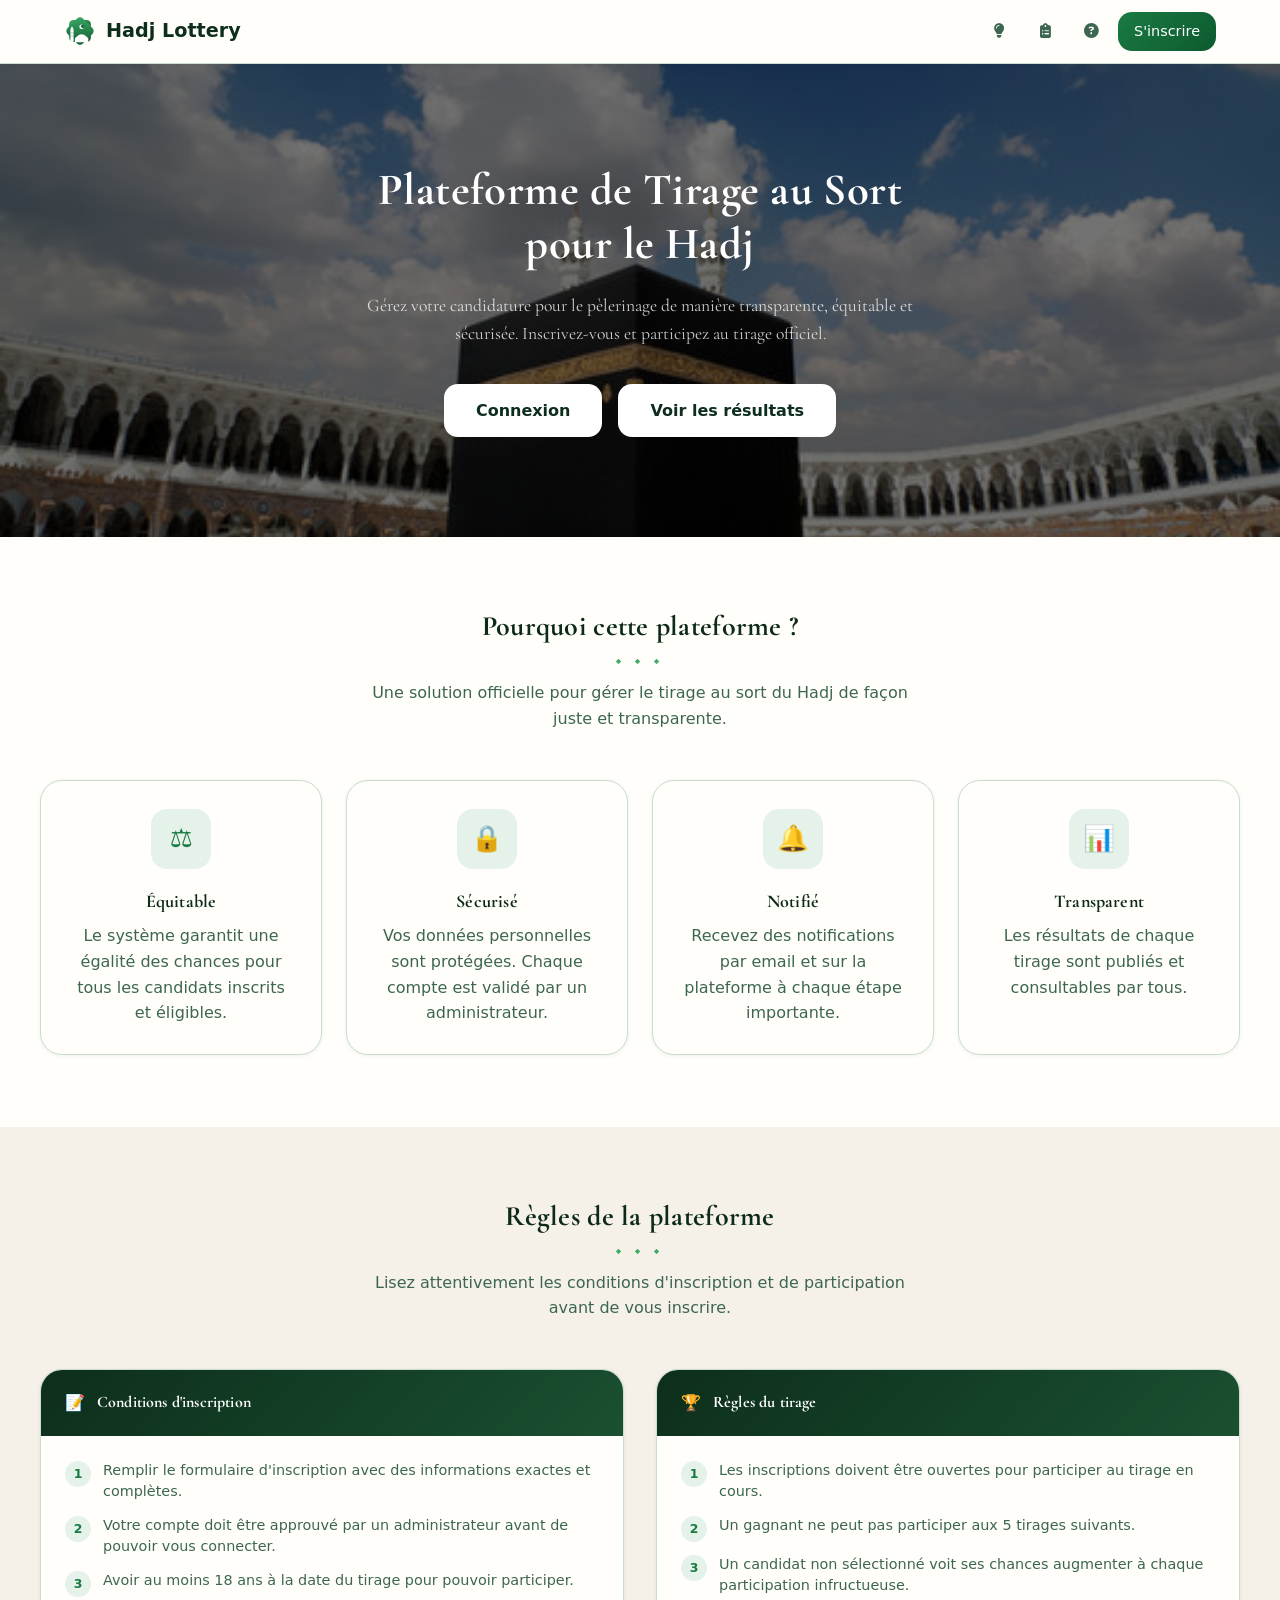
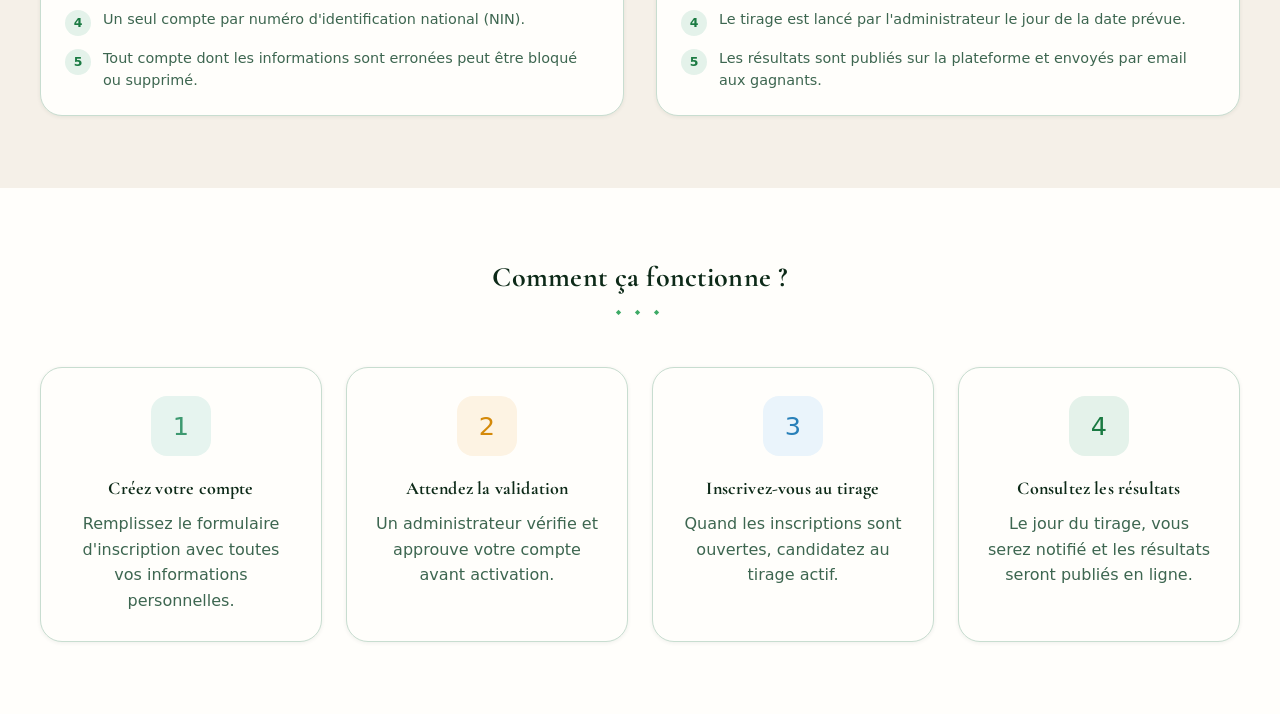
<file: index.html>
<!DOCTYPE html>
<html lang="fr" data-theme="sanctuaire">
<head>
  <meta charset="UTF-8" />
  <meta name="viewport" content="width=device-width, initial-scale=1.0" />
  <title>Plateforme Hadj — Tirage au Sort</title>
  <link rel="stylesheet" href="css/style.css" />
  <link rel="stylesheet" href="css/themes.css" />
  <link rel="stylesheet" href="https://cdnjs.cloudflare.com/ajax/libs/font-awesome/6.5.0/css/all.min.css" />
  <style>

   /* ce que contient la page principale*/

    .hero {
      background: linear-gradient(rgba(0,0,0,0.55), rgba(0,0,0,0.55)),
                  url('photo mecque.jpg') no-repeat center center !important;
      background-size: cover !important;
    }
    
    .nav-icon-link {
      position: relative;
      display: flex;
      align-items: center;
      justify-content: center;
      width: 38px;
      height: 38px;
      border-radius: var(--radius);
      color: var(--text-secondary);
      font-size: 1.1rem;
      transition: background 0.2s, color 0.2s;
    }
    .nav-icon-link:hover {
      background: var(--primary-bg);
      color: var(--primary);
    }
    /* style des icones-_*/
    .nav-icon-link::after {
      content: attr(data-tooltip);
      position: absolute;
      top: calc(100% + 8px);
      right: 0;
      background: var(--text);
      color: #fff;
      font-size: 0.75rem;
      white-space: nowrap;
      padding: 5px 10px;
      border-radius: 6px;
      opacity: 0;
      pointer-events: none;
      transition: opacity 0.2s;
    }
    
    .nav-icon-link:hover::after {
      opacity: 1;
    }
  </style>
</head>
<body>

  <!-- Barre de navigation -->
  <nav class="navbar">
    <div class="navbar-inner">
      <a href="index.html" class="navbar-brand"> <!-- Creation du logo -->
        <svg xmlns="http://www.w3.org/2000/svg" viewBox="0 0 100 100" width="32" height="32" style="flex-shrink:0">
          <defs><linearGradient id="mg" x1="0" y1="0" x2="1" y2="1"><stop offset="0%" stop-color="#3DAA65"/><stop offset="100%" stop-color="#0D5A30"/></linearGradient></defs>
          <rect x="16" y="16" width="68" height="68" rx="13" fill="url(#mg)"/>
          <rect x="16" y="16" width="68" height="68" rx="13" fill="url(#mg)" transform="rotate(45,50,50)"/>
          <rect x="20" y="46" width="10" height="38" rx="3" fill="white"/>
          <polygon points="25,35 19,46 31,46" fill="white"/>
          <rect x="19" y="55" width="12" height="2" rx="1" fill="rgba(0,80,30,.35)"/>
          <rect x="19" y="65" width="12" height="2" rx="1" fill="rgba(0,80,30,.35)"/>
          <path d="M35,72 Q55,48 75,72 Z" fill="white"/>
          <rect x="34" y="72" width="42" height="13" rx="2" fill="white"/>
          <circle cx="55" cy="37" r="7" fill="white"/>
          <circle cx="58.5" cy="35.5" r="5.5" fill="#1A6B3A"/>
        </svg>
        <span>Hadj Lottery</span>
      </a> <!-- Liens des icones -->
      <div class="navbar-links">
        <a href="#pourquoi" class="nav-icon-link" data-tooltip="Pourquoi cette plateforme ?">
          <i class="fas fa-lightbulb"></i>
        </a>
        <a href="#regles" class="nav-icon-link" data-tooltip="Règles de la plateforme">
          <i class="fas fa-clipboard-list"></i>
        </a>
        <a href="#comment" class="nav-icon-link" data-tooltip="Comment ça marche ?">
          <i class="fas fa-circle-question"></i>
        </a>
        <a href="register.html" class="btn btn-primary btn-sm">S'inscrire</a>
      </div>
    </div>
  </nav>

  <!-- Presentation de la surface visuelle -->
  <section class="hero">
    <h1>Plateforme de Tirage au Sort<br>pour le Hadj</h1>
    <p>
      Gérez votre candidature pour le pèlerinage de manière transparente,
      équitable et sécurisée. Inscrivez-vous et participez au tirage officiel.
    </p>
    <div class="hero-btns"> 
      <a href="login.html" class="btn btn-white btn-lg">Connexion</a>
      <a href="results.html" class="btn btn-white btn-lg">Voir les résultats</a>
    </div>
  </section>

  <!-- Description de la plateforme -->
  <section id="pourquoi" class="section section-alt">
    <div class="container">
      <div class="section-title">
        <h2>Pourquoi cette plateforme ?</h2>
        <p>Une solution officielle pour gérer le tirage au sort du Hadj de façon juste et transparente.</p>
      </div>
      <div class="features-grid">
        <div class="feature-card">
          <div class="feature-icon">⚖️</div>
          <h4>Équitable</h4>
          <p>Le système garantit une égalité des chances pour tous les candidats inscrits et éligibles.</p>
        </div>
        <div class="feature-card">
          <div class="feature-icon">🔒</div>
          <h4>Sécurisé</h4>
          <p>Vos données personnelles sont protégées. Chaque compte est validé par un administrateur.</p>
        </div>
        <div class="feature-card">
          <div class="feature-icon">🔔</div>
          <h4>Notifié</h4>
          <p>Recevez des notifications par email et sur la plateforme à chaque étape importante.</p>
        </div>
        <div class="feature-card">
          <div class="feature-icon">📊</div>
          <h4>Transparent</h4>
          <p>Les résultats de chaque tirage sont publiés et consultables par tous.</p>
        </div>
      </div>
    </div>
  </section>

  <!-- Regles -->
  <section id="regles" class="section">
    <div class="container">
      <div class="section-title">
        <h2>Règles de la plateforme</h2>
        <p>Lisez attentivement les conditions d'inscription et de participation avant de vous inscrire.</p>
      </div>
      <div class="rules-grid">

        <!-- Règles d'inscription -->
        <div class="rules-box">
          <div class="rules-box-header">
            <span>📝</span>
            <h3>Conditions d'inscription</h3>
          </div>
          <div class="rules-box-body">
            <ul class="rules-list">
              <li class="rule-item">
                <div class="rule-num">1</div>
                <p class="rule-text">Remplir le formulaire d'inscription avec des informations exactes et complètes.</p>
              </li>
              <li class="rule-item">
                <div class="rule-num">2</div>
                <p class="rule-text">Votre compte doit être approuvé par un administrateur avant de pouvoir vous connecter.</p>
              </li>
              <li class="rule-item">
                <div class="rule-num">3</div>
                <p class="rule-text">Avoir au moins 18 ans à la date du tirage pour pouvoir participer.</p>
              </li>
              <li class="rule-item">
                <div class="rule-num">4</div>
                <p class="rule-text">Un seul compte par numéro d'identification national (NIN).</p>
              </li>
              <li class="rule-item">
                <div class="rule-num">5</div>
                <p class="rule-text">Tout compte dont les informations sont erronées peut être bloqué ou supprimé.</p>
              </li>
            </ul>
          </div>
        </div>

        <!-- Règles du tirage -->
        <div class="rules-box">
          <div class="rules-box-header">
            <span>🏆</span>
            <h3>Règles du tirage</h3>
          </div>
          <div class="rules-box-body">
            <ul class="rules-list">
              <li class="rule-item">
                <div class="rule-num">1</div>
                <p class="rule-text">Les inscriptions doivent être ouvertes pour participer au tirage en cours.</p>
              </li>
              <li class="rule-item">
                <div class="rule-num">2</div>
                <p class="rule-text">Un gagnant ne peut pas participer aux 5 tirages suivants.</p>
              </li>
              <li class="rule-item">
                <div class="rule-num">3</div>
                <p class="rule-text">Un candidat non sélectionné voit ses chances augmenter à chaque participation infructueuse.</p>
              </li>
              <li class="rule-item">
                <div class="rule-num">4</div>
                <p class="rule-text">Le tirage est lancé par l'administrateur le jour de la date prévue.</p>
              </li>
              <li class="rule-item">
                <div class="rule-num">5</div>
                <p class="rule-text">Les résultats sont publiés sur la plateforme et envoyés par email aux gagnants.</p>
              </li>
            </ul>
          </div>
        </div>

      </div>
    </div>
  </section>

  <!-- Comment ca fonctionne -->
  <section id="comment" class="section section-alt">
    <div class="container">
      <div class="section-title">
        <h2>Comment ça fonctionne ?</h2>
      </div>
      <div class="features-grid">
        <div class="feature-card">
          <div class="feature-icon" style="background:#E6F4EF; color:#3D9970;">1</div>
          <h4>Créez votre compte</h4>
          <p>Remplissez le formulaire d'inscription avec toutes vos informations personnelles.</p>
        </div>
        <div class="feature-card">
          <div class="feature-icon" style="background:#FDF3E3; color:#D4890A;">2</div>
          <h4>Attendez la validation</h4>
          <p>Un administrateur vérifie et approuve votre compte avant activation.</p>
        </div>
        <div class="feature-card">
          <div class="feature-icon" style="background:#EAF4FB; color:#2980B9;">3</div>
          <h4>Inscrivez-vous au tirage</h4>
          <p>Quand les inscriptions sont ouvertes, candidatez au tirage actif.</p>
        </div>
        <div class="feature-card">
          <div class="feature-icon" style="background:var(--primary-bg); color:var(--primary);">4</div>
          <h4>Consultez les résultats</h4>
          <p>Le jour du tirage, vous serez notifié et les résultats seront publiés en ligne.</p>
        </div>
      </div>
    </div>
  </section>

<!-- Style du bouton du retour a l'accueil -->
  <a href="#" id="back-to-top" title="Retour à l'accueil">↑</a>
  <style>
    #back-to-top {
      position: fixed;
      top: 80px;
      right: 24px;
      background: var(--primary);
      color: white;
      width: 40px;
      height: 40px;
      border-radius: 50%;
      display: flex;
      align-items: center;
      justify-content: center;
      font-size: 1.1rem;
      box-shadow: var(--shadow);
      opacity: 0;
      pointer-events: none;
      transition: opacity .25s, transform .25s;
      transform: translateY(-8px);
      z-index: 500;
      text-decoration: none;
    }
    #back-to-top.visible {
      opacity: 1;
      pointer-events: auto;
      transform: translateY(0);
    }
    #back-to-top:hover {
      background: var(--primary-dark);
    }
  </style>
  <style>
    #back-to-top {
      position: fixed;
      top: 80px;
      right: 24px;
      background: var(--primary);
      color: white;
      width: 40px;
      height: 40px;
      border-radius: 50%;
      display: flex;
      align-items: center;
      justify-content: center;
      font-size: 1.1rem;
      box-shadow: var(--shadow);
      opacity: 0;
      pointer-events: none;
      transition: opacity .25s, transform .25s;
      transform: translateY(-8px);
      z-index: 500;
      text-decoration: none;
    }
    #back-to-top.visible {
      opacity: 1;
      pointer-events: auto;
      transform: translateY(0);
    }
    #back-to-top:hover {
      background: var(--primary-dark);
    }
  </style>



  <script src="js/index.js"></script>
</body>
</html>
</file>
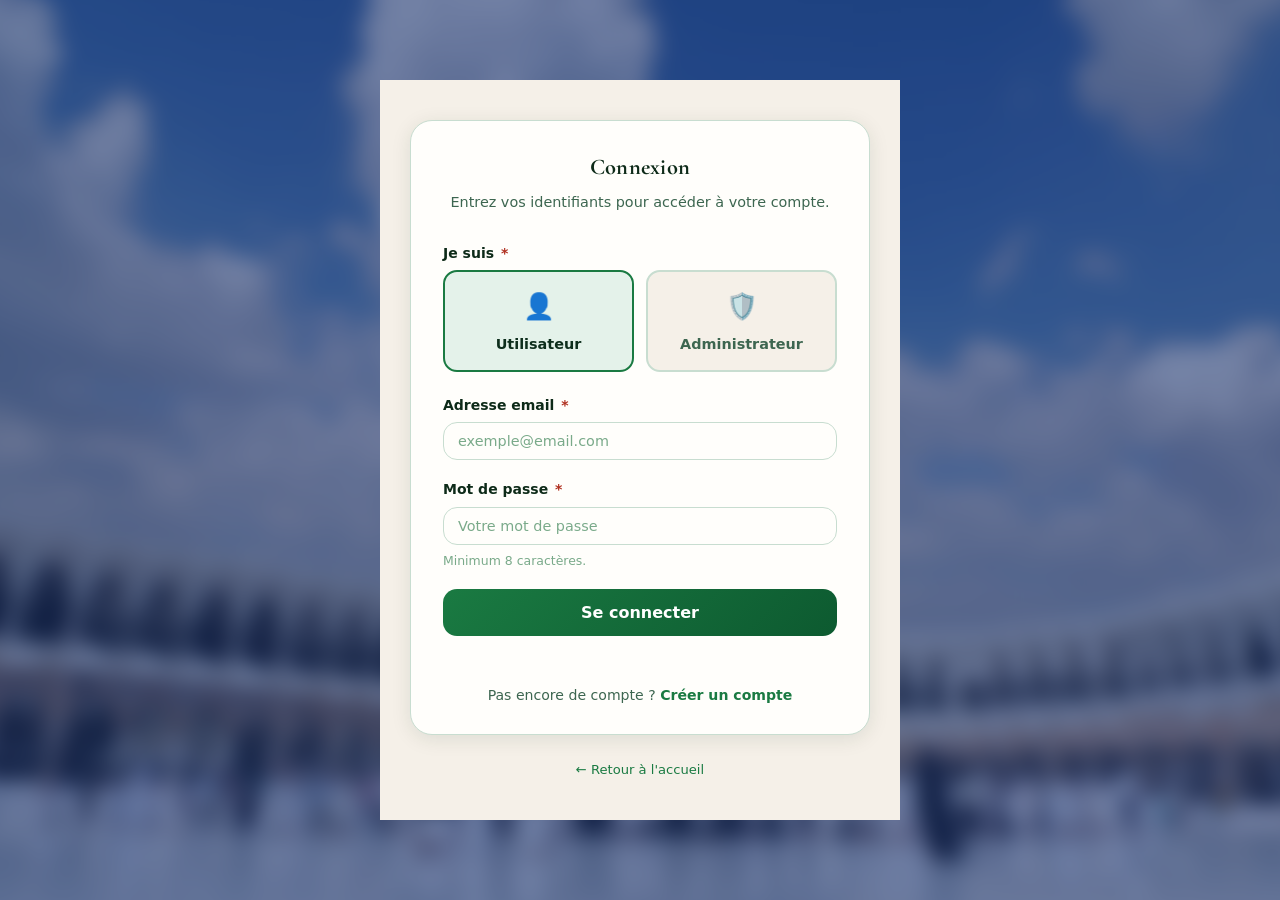
<file: login.html>
<!DOCTYPE html>
<html lang="fr" data-theme="sanctuaire">
<head>
  <meta charset="UTF-8" />
  <meta name="viewport" content="width=device-width, initial-scale=1.0" />
  <title>Connexion — Hadj Lottery</title>
  <link rel="stylesheet" href="css/style.css" />
  <link rel="stylesheet" href="css/themes.css" />
  <style>
    .auth-layout {
      position: relative;
      overflow: hidden;
      justify-content: center;
      align-items: center;
    }
    .auth-layout::before {
      content: '';
      position: absolute;
      inset: -20px;
      background: url('photo mecque.jpg') no-repeat center center;
      background-size: cover;
      filter: blur(10px);
      transform: scale(1.1);
      z-index: 0;
    }
    .auth-layout::after {
      content: '';
      position: absolute;
      inset: 0;
      background: rgba(25, 50, 110, 0.6);
      z-index: 1;
    }
    .auth-left { display: none; }
    .auth-right {
      position: relative;
      z-index: 2;
      flex: unset;
      width: 100%;
      max-width: 520px;
      padding: 40px 20px;
    }
    .auth-card-header { text-align: center; }

    .role-selector {
      display: flex;
      gap: 12px;
      margin-bottom: 4px;
    }
    .role-btn {
      flex: 1;
      padding: 14px 10px;
      border: 2px solid var(--border);
      border-radius: var(--radius);
      background: var(--bg);
      cursor: pointer;
      text-align: center;
      transition: border-color .2s, background .2s;
      font-size: 0.9rem;
      font-weight: 600;
      color: var(--text-secondary);
    }
    .role-btn .role-icon { font-size: 1.6rem; display: block; margin-bottom: 6px; }
    .role-btn.selected {
      border-color: var(--primary);
      background: var(--primary-bg);
      color: var(--primary-dark);
    }
  </style>
</head>
<body>

  <div class="auth-layout">


    <!-- Panneau de connexion -->
    <div class="auth-right">
      <div class="auth-card">

        <div class="auth-card-header">
          <h3>Connexion</h3>
          <p>Entrez vos identifiants pour accéder à votre compte.</p>
        </div>

        <div class="auth-card-body">
          <form class="auth-form" action="#" method="POST" onsubmit="handleLogin(event)">

            <div class="form-group">
              <label class="form-label">Je suis <span class="required">*</span></label>
              <div class="role-selector">
                <div class="role-btn selected" id="role-user" onclick="selectRole('user')">
                  <span class="role-icon">👤</span>
                  Utilisateur
                </div>
                <div class="role-btn" id="role-admin" onclick="selectRole('admin')">
                  <span class="role-icon">🛡️</span>
                  Administrateur
                </div>
              </div>
            </div>

            <div class="form-group">
              <label class="form-label" for="email">
                Adresse email <span class="required">*</span>
              </label>
              <input
                type="email"
                id="email"
                name="email"
                class="form-control"
                placeholder="exemple@email.com"
                required
                autocomplete="email"
              />
            </div>

            <div class="form-group">
              <label class="form-label" for="password">
                Mot de passe <span class="required">*</span>
              </label>
              <input
                type="password"
                id="password"
                name="password"
                class="form-control"
                placeholder="Votre mot de passe"
                required
                autocomplete="current-password"
              />
              <span class="form-hint">Minimum 8 caractères.</span>
            </div>

            <!-- Message d'erreur (affiché si mauvais identifiants) -->
            <div class="alert alert-danger hidden" id="login-error">
              ❌ Email ou mot de passe incorrect. Veuillez réessayer.
            </div>

            <!-- Message compte en attente -->
            <div class="alert alert-warning hidden" id="pending-msg">
              ⏳ Votre compte est en attente de validation par un administrateur.
            </div>

            <button type="submit" class="btn btn-primary btn-block btn-lg">
              Se connecter
            </button>

          </form>
        </div>

        <div class="auth-footer">
          Pas encore de compte ?
          <a href="register.html">Créer un compte</a>
        </div>

      </div>

      <p class="mt-24" style="font-size:.82rem; color:var(--text-light); text-align:center;">
        <a href="index.html" style="color:var(--primary);">← Retour à l'accueil</a>
      </p>
    </div>

  </div>





  <script src="js/login.js"></script>
</body>
</html>
</file>
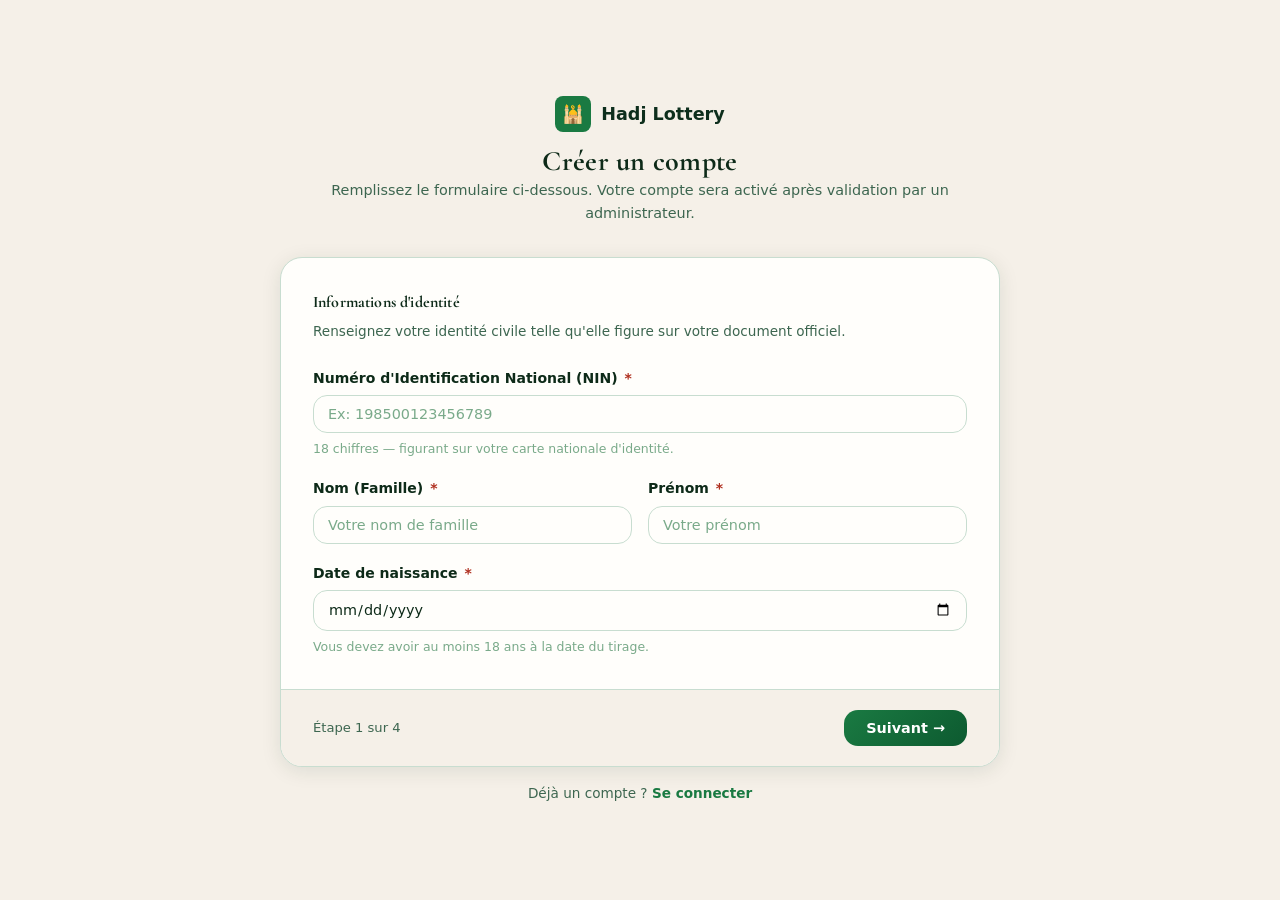
<file: register.html>
<!DOCTYPE html>
<html lang="fr" data-theme="sanctuaire">
<head>
  <meta charset="UTF-8" />
  <meta name="viewport" content="width=device-width, initial-scale=1.0" />
  <title>Inscription — Hadj Lottery</title>
  <link rel="stylesheet" href="css/style.css" />
  <link rel="stylesheet" href="css/themes.css" />
  <style>
    .register-layout {
      min-height: 100vh;
      background: var(--bg);
      display: flex;
      flex-direction: column;
      align-items: center;
      justify-content: center;
      padding: 40px 20px;
    }

    .register-container {
      width: 100%;
      max-width: 720px;
    }

    .register-header {
      text-align: center;
      margin-bottom: 32px;
    }

    .register-header .brand {
      display: inline-flex;
      align-items: center;
      gap: 10px;
      font-size: 1.1rem;
      font-weight: 700;
      color: var(--primary-dark);
      margin-bottom: 12px;
    }

    .register-header .brand .icon {
      width: 36px;
      height: 36px;
      background: var(--primary);
      border-radius: 8px;
      display: flex;
      align-items: center;
      justify-content: center;
      color: white;
    }

    .register-card {
      background: var(--surface);
      border: 1px solid var(--border);
      border-radius: var(--radius-lg);
      box-shadow: var(--shadow);
      overflow: hidden;
    }

    .register-card-header {
      padding: 28px 32px;
      border-bottom: 1px solid var(--border);
    }

    .register-card-body {
      padding: 32px;
    }

    /* Panneaux d'étapes */
    .step-panel { display: none; }
    .step-panel.active { display: block; }

    .step-panel h4 {
      color: var(--text);
      margin-bottom: 6px;
      font-size: 1rem;
    }

    .step-panel .step-desc {
      font-size: 0.85rem;
      color: var(--text-secondary);
      margin-bottom: 24px;
    }

    .step-form { display: flex; flex-direction: column; gap: 18px; }

    .register-card-footer {
      padding: 20px 32px;
      border-top: 1px solid var(--border);
      background: var(--bg);
      display: flex;
      justify-content: space-between;
      align-items: center;
    }

    .step-indicator {
      font-size: 0.82rem;
      color: var(--text-secondary);
    }

    /* Force du mot de passe */
    .password-strength {
      display: flex;
      gap: 4px;
      margin-top: 6px;
    }

    .strength-bar {
      height: 4px;
      flex: 1;
      border-radius: 2px;
      background: var(--border);
      transition: background .2s;
    }

    .strength-bar.weak   { background: var(--danger); }
    .strength-bar.medium { background: var(--warning); }
    .strength-bar.strong { background: var(--success); }

    .strength-label {
      font-size: 0.75rem;
      margin-top: 4px;
    }

    /* Écran de succès */
    .success-screen {
      text-align: center;
      padding: 40px 20px;
    }

    .success-screen .success-icon {
      font-size: 4rem;
      margin-bottom: 20px;
    }

    .success-screen h3 { margin-bottom: 12px; }
  </style>
</head>
<body>

  <div class="register-layout">
    <div class="register-container">

      <!-- En-tête -->
      <div class="register-header">
        <a href="index.html" class="brand">
          <div class="icon">🕌</div>
          Hadj Lottery
        </a>
        <h2>Créer un compte</h2>
        <p style="color:var(--text-secondary); font-size:.9rem;">
          Remplissez le formulaire ci-dessous. Votre compte sera activé après validation par un administrateur.
        </p>
      </div>

      <!-- Carte du formulaire -->
      <div class="register-card">


        <div class="register-card-body">

          <!-- Étape 1 : Identité -->
          <div class="step-panel active" id="panel-1">
            <h4>Informations d'identité</h4>
            <p class="step-desc">Renseignez votre identité civile telle qu'elle figure sur votre document officiel.</p>
            <div class="step-form">

              <div class="form-group">
                <label class="form-label" for="nin">
                  Numéro d'Identification National (NIN) <span class="required">*</span>
                </label>
                <input type="text" id="nin" name="nin" class="form-control"
                  placeholder="Ex: 198500123456789" maxlength="18" required />
                <span class="form-hint">18 chiffres — figurant sur votre carte nationale d'identité.</span>
              </div>

              <div class="form-row">
                <div class="form-group">
                  <label class="form-label" for="nom">
                    Nom (Famille) <span class="required">*</span>
                  </label>
                  <input type="text" id="nom" name="nom" class="form-control"
                    placeholder="Votre nom de famille" required />
                </div>
                <div class="form-group">
                  <label class="form-label" for="prenom">
                    Prénom <span class="required">*</span>
                  </label>
                  <input type="text" id="prenom" name="prenom" class="form-control"
                    placeholder="Votre prénom" required />
                </div>
              </div>

              <div class="form-group">
                <label class="form-label" for="ddn">
                  Date de naissance <span class="required">*</span>
                </label>
                <input type="date" id="ddn" name="date_naissance" class="form-control" required />
                <span class="form-hint">Vous devez avoir au moins 18 ans à la date du tirage.</span>
              </div>

            </div>
          </div>

          <!-- Étape 2 : Famille -->
          <div class="step-panel" id="panel-2">
            <h4>Informations familiales</h4>
            <p class="step-desc">Renseignez les informations relatives à votre famille (telles qu'elles apparaissent sur votre acte de naissance).</p>
            <div class="step-form">

              <div class="form-row">
                <div class="form-group">
                  <label class="form-label" for="nom_pere">
                    Prénom du père <span class="required">*</span>
                  </label>
                  <input type="text" id="nom_pere" name="nom_pere" class="form-control"
                    placeholder="Prénom du père" required />
                </div>
                <div class="form-group">
                  <label class="form-label" for="nom_grand_pere">
                    Prénom du grand-père <span class="required">*</span>
                  </label>
                  <input type="text" id="nom_grand_pere" name="nom_grand_pere" class="form-control"
                    placeholder="Prénom du grand-père" required />
                </div>
              </div>

              <div class="form-row">
                <div class="form-group">
                  <label class="form-label" for="prenom_mere">
                    Prénom de la mère <span class="required">*</span>
                  </label>
                  <input type="text" id="prenom_mere" name="prenom_mere" class="form-control"
                    placeholder="Prénom de la mère" required />
                </div>
                <div class="form-group">
                  <label class="form-label" for="nom_mere">
                    Nom de famille de la mère <span class="required">*</span>
                  </label>
                  <input type="text" id="nom_mere" name="nom_mere" class="form-control"
                    placeholder="Nom de famille de la mère" required />
                </div>
              </div>

            </div>
          </div>

          <!-- Étape 3 : Coordonnées -->
          <div class="step-panel" id="panel-3">
            <h4>Coordonnées</h4>
            <p class="step-desc">Renseignez vos coordonnées personnelles. Votre email sera utilisé pour les notifications.</p>
            <div class="step-form">

              <div class="form-group">
                <label class="form-label" for="adresse">
                  Adresse physique <span class="required">*</span>
                </label>
                <input type="text" id="adresse" name="adresse" class="form-control"
                  placeholder="Numéro, rue, commune, wilaya" required />
              </div>

              <div class="form-row">
                <div class="form-group">
                  <label class="form-label" for="email_reg">
                    Adresse email <span class="required">*</span>
                  </label>
                  <input type="email" id="email_reg" name="email" class="form-control"
                    placeholder="exemple@email.com" required />
                  <span class="form-hint">Utilisée pour les notifications et la connexion.</span>
                </div>
                <div class="form-group">
                  <label class="form-label" for="telephone">
                    Numéro de téléphone <span class="required">*</span>
                  </label>
                  <input type="tel" id="telephone" name="telephone" class="form-control"
                    placeholder="05XXXXXXXX" required />
                </div>
              </div>

            </div>
          </div>

          <!-- Étape 4 : Sécurité -->
          <div class="step-panel" id="panel-4">
            <h4>Sécurité du compte</h4>
            <p class="step-desc">Choisissez un mot de passe sécurisé. Il doit contenir au moins 8 caractères.</p>
            <div class="step-form">

              <div class="form-group">
                <label class="form-label" for="password_reg">
                  Mot de passe <span class="required">*</span>
                </label>
                <input type="password" id="password_reg" name="password" class="form-control"
                  placeholder="Minimum 8 caractères" required />
              </div>

              <div class="form-group">
                <label class="form-label" for="password_confirm">
                  Confirmer le mot de passe <span class="required">*</span>
                </label>
                <input type="password" id="password_confirm" name="password_confirm" class="form-control"
                  placeholder="Répétez votre mot de passe" required />
                <span class="form-error hidden" id="pass-mismatch">Les mots de passe ne correspondent pas.</span>
              </div>

              <div class="form-group">
                <label style="display:flex; gap:10px; align-items:flex-start; cursor:pointer; font-size:.875rem;">
                  <input type="checkbox" name="accept_terms" required style="margin-top:3px; flex-shrink:0;" />
                  <span style="color:var(--text-secondary);">
                    J'accepte les
                    <a href="#" style="color:var(--primary);">conditions d'utilisation</a>
                    et la
                    <a href="#" style="color:var(--primary);">politique de confidentialité</a>
                    de la plateforme.
                  </span>
                </label>
              </div>

            </div>
          </div>

          <!-- Écran de succès (caché initialement) -->
          <div class="step-panel" id="panel-success">
            <div class="success-screen">
              <div class="success-icon">✅</div>
              <h3>Compte créé avec succès !</h3>
              <p style="max-width:400px; margin:0 auto 24px;">
                Votre demande a bien été enregistrée. Un administrateur va vérifier vos informations
                et activer votre compte sous peu. Vous recevrez un email de confirmation.
              </p>
              <div class="d-flex gap-12 justify-content: center;" style="justify-content:center;">
                <a href="login.html" class="btn btn-primary">Se connecter</a>
                <a href="index.html" class="btn btn-ghost">Retour à l'accueil</a>
              </div>
            </div>
          </div>

        </div>

        <!-- Navigation bas de page -->
        <div class="register-card-footer" id="card-footer">
          <div class="step-indicator" id="step-counter">Étape 1 sur 4</div>
          <div class="d-flex gap-12">
            <button type="button" class="btn btn-ghost hidden" id="btn-prev" onclick="prevStep()">
              ← Précédent
            </button>
            <button type="button" class="btn btn-primary" id="btn-next" onclick="nextStep()">
              Suivant →
            </button>
            <button type="submit" class="btn btn-success hidden" id="btn-submit" form="register-form" onclick="submitForm()">
              ✅ Soumettre l'inscription
            </button>
          </div>
        </div>

      </div>

      <p class="mt-16 text-center" style="font-size:.85rem; color:var(--text-secondary);">
        Déjà un compte ? <a href="login.html" style="color:var(--primary); font-weight:600;">Se connecter</a>
      </p>

    </div>
  </div>


  <script src="js/register.js"></script>

</body>
</html>
</file>
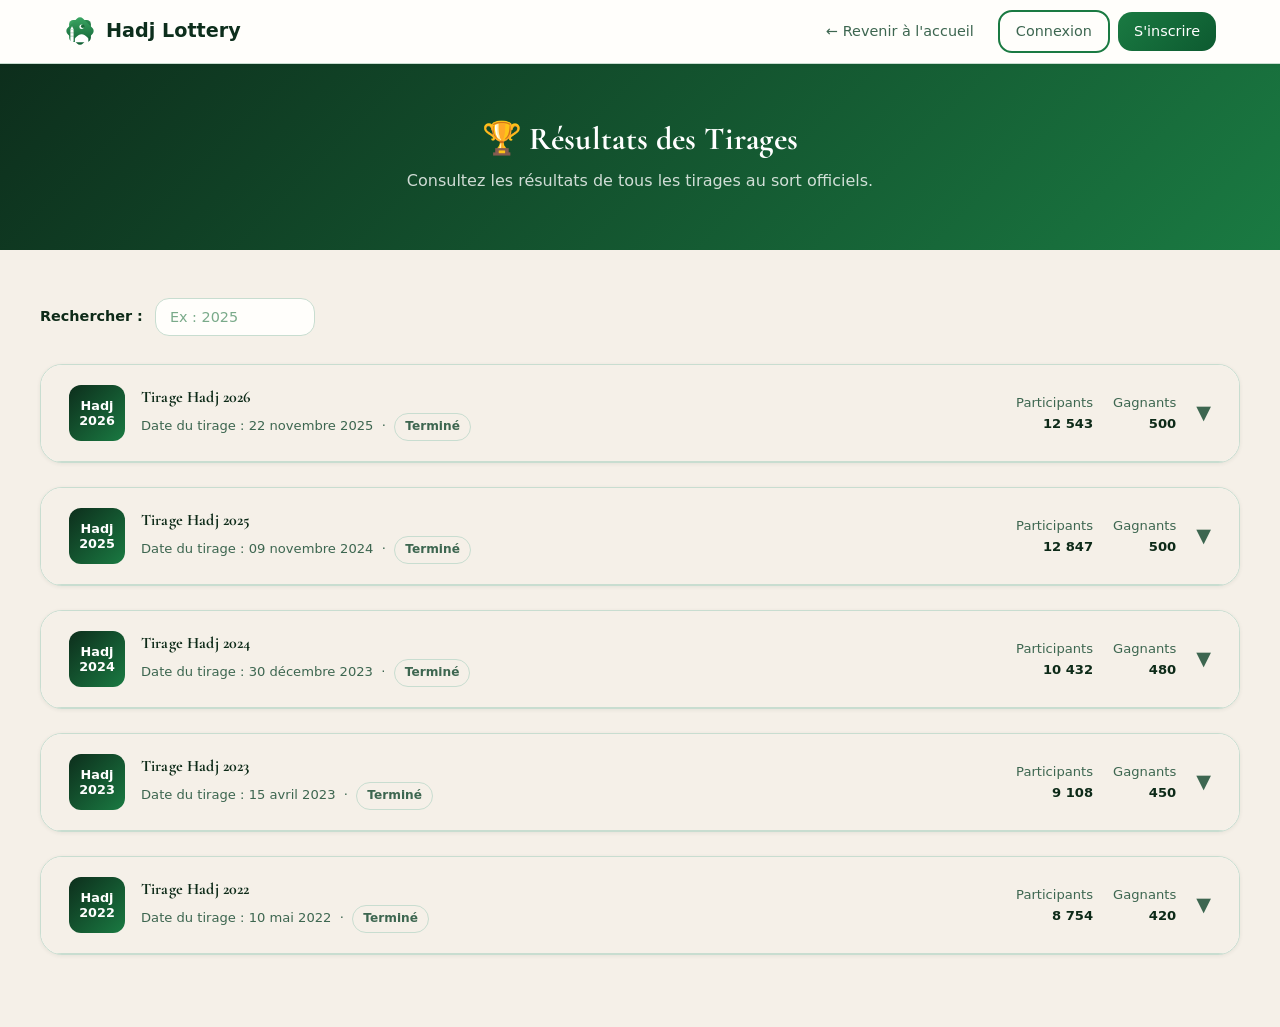
<file: results.html>
<!DOCTYPE html>
<html lang="fr" data-theme="sanctuaire">
<head>
  <meta charset="UTF-8" />
  <meta name="viewport" content="width=device-width, initial-scale=1.0" />
  <title>Résultats — Hadj Lottery</title>
  <link rel="stylesheet" href="css/style.css" />
  <link rel="stylesheet" href="css/themes.css" />
  <style>
    .results-hero {
      background: linear-gradient(135deg, var(--primary-dark), var(--primary));
      padding: 56px 24px;
      color: white;
      text-align: center;
    }
    .results-hero h1 { color: white; font-size: 2rem; margin-bottom: 10px; }
    .results-hero p  { color: rgba(255,255,255,.8); }

    .results-section { padding: 48px 24px; }

    .lottery-result-card {
      background: var(--surface);
      border: 1px solid var(--border);
      border-radius: var(--radius-lg);
      overflow: hidden;
      box-shadow: var(--shadow-sm);
      margin-bottom: 24px;
    }

    .lottery-result-header {
      padding: 20px 28px;
      display: flex;
      align-items: center;
      justify-content: space-between;
      background: var(--bg);
      border-bottom: 1px solid var(--border);
      cursor: pointer;
      transition: background .15s;
    }

    .lottery-result-header:hover { background: var(--primary-bg); }

    .lottery-result-title {
      display: flex;
      align-items: center;
      gap: 16px;
    }

    .lottery-result-title .year-badge {
      width: 56px;
      height: 56px;
      background: linear-gradient(135deg, var(--primary-dark), var(--primary));
      color: white;
      border-radius: 12px;
      display: flex;
      align-items: center;
      justify-content: center;
      font-size: 0.8rem;
      font-weight: 700;
      text-align: center;
      line-height: 1.2;
    }

    .lottery-result-title h4 { font-size: 1rem; color: var(--text); }
    .lottery-result-title p  { font-size: 0.82rem; margin-top: 2px; }

    .lottery-result-meta {
      display: flex;
      align-items: center;
      gap: 20px;
    }

    .meta-item {
      text-align: right;
      font-size: 0.82rem;
    }

    .meta-item .meta-label { color: var(--text-secondary); }
    .meta-item .meta-value { font-weight: 700; color: var(--text); }

    .toggle-icon {
      font-size: 1.2rem;
      transition: transform .2s;
      color: var(--text-secondary);
    }

    .lottery-result-body {
      padding: 28px;
      display: none;
    }

    .lottery-result-body.open { display: block; }

    .winners-section-title {
      display: flex;
      align-items: center;
      gap: 10px;
      margin-bottom: 20px;
    }

    .winners-section-title h5 { color: var(--text); }

    .no-results {
      text-align: center;
      padding: 40px;
      color: var(--text-secondary);
      font-size: 0.9rem;
    }
  </style>
</head>
<body>

  <!-- NAVBAR -->
  <nav class="navbar">
    <div class="navbar-inner">
      <a href="index.html" class="navbar-brand">
        <svg xmlns="http://www.w3.org/2000/svg" viewBox="0 0 100 100" width="32" height="32" style="flex-shrink:0">
          <defs><linearGradient id="mg" x1="0" y1="0" x2="1" y2="1"><stop offset="0%" stop-color="#3DAA65"/><stop offset="100%" stop-color="#0D5A30"/></linearGradient></defs>
          <rect x="16" y="16" width="68" height="68" rx="13" fill="url(#mg)"/>
          <rect x="16" y="16" width="68" height="68" rx="13" fill="url(#mg)" transform="rotate(45,50,50)"/>
          <rect x="20" y="46" width="10" height="38" rx="3" fill="white"/>
          <polygon points="25,35 19,46 31,46" fill="white"/>
          <rect x="19" y="55" width="12" height="2" rx="1" fill="rgba(0,80,30,.35)"/>
          <rect x="19" y="65" width="12" height="2" rx="1" fill="rgba(0,80,30,.35)"/>
          <path d="M35,72 Q55,48 75,72 Z" fill="white"/>
          <rect x="34" y="72" width="42" height="13" rx="2" fill="white"/>
          <circle cx="55" cy="37" r="7" fill="white"/>
          <circle cx="58.5" cy="35.5" r="5.5" fill="#1A6B3A"/>
        </svg>
        <span>Hadj Lottery</span>
      </a>
      <div class="navbar-links">
        <a href="index.html">← Revenir à l'accueil</a>
        <a href="login.html" class="btn btn-outline btn-sm">Connexion</a>
        <a href="register.html" class="btn btn-primary btn-sm">S'inscrire</a>
      </div>
    </div>
  </nav>

  <!-- HERO -->
  <div class="results-hero">
    <h1>🏆 Résultats des Tirages</h1>
    <p>Consultez les résultats de tous les tirages au sort officiels.</p>
  </div>

  <!-- RESULTS SECTION -->
  <section class="results-section">
    <div class="container">

      <!-- Search -->
      <div class="results-filter" style="margin-bottom:28px;">
        <span style="font-size:.9rem; font-weight:600; color:var(--text);">Rechercher :</span>
        <input type="number" id="year-search" class="form-control" style="max-width:160px;"
               placeholder="Ex : 2025" min="2020" max="2030" />
      </div>
      <div id="no-results-msg" style="display:none; text-align:center; padding:40px; color:var(--text-secondary);">
        Aucun résultat trouvé pour cette année.
      </div>

      <!-- LOTTERY 2026 -->
      <div class="lottery-result-card" data-year="2026">
        <div class="lottery-result-header" onclick="toggleResult(this)">
          <div class="lottery-result-title">
            <div class="year-badge">Hadj<br>2026</div>
            <div>
              <h4>Tirage Hadj 2026</h4>
              <p>Date du tirage : 22 novembre 2025 &nbsp;·&nbsp; <span class="badge badge-neutral">Terminé</span></p>
            </div>
          </div>
          <div class="lottery-result-meta">
            <div class="meta-item">
              <div class="meta-label">Participants</div>
              <div class="meta-value">12 543</div>
            </div>
            <div class="meta-item">
              <div class="meta-label">Gagnants</div>
              <div class="meta-value">500</div>
            </div>
            <div class="toggle-icon">▼</div>
          </div>
        </div>
        <div class="lottery-result-body">
          <div class="no-results">La liste complète est disponible auprès des services compétents.</div>
        </div>
      </div>

      <!-- LOTTERY 2025 -->
      <div class="lottery-result-card" data-year="2025">
        <div class="lottery-result-header" onclick="toggleResult(this)">
          <div class="lottery-result-title">
            <div class="year-badge">Hadj<br>2025</div>
            <div>
              <h4>Tirage Hadj 2025</h4>
              <p>Date du tirage : 09 novembre 2024 &nbsp;·&nbsp; <span class="badge badge-neutral">Terminé</span></p>
            </div>
          </div>
          <div class="lottery-result-meta">
            <div class="meta-item">
              <div class="meta-label">Participants</div>
              <div class="meta-value">12 847</div>
            </div>
            <div class="meta-item">
              <div class="meta-label">Gagnants</div>
              <div class="meta-value">500</div>
            </div>
            <div class="toggle-icon">▼</div>
          </div>
        </div>
        <div class="lottery-result-body">
          <div class="no-results">La liste complète est disponible auprès des services compétents.</div>
        </div>
      </div>

      <!-- LOTTERY 2024 -->
      <div class="lottery-result-card" data-year="2024">
        <div class="lottery-result-header" onclick="toggleResult(this)">
          <div class="lottery-result-title">
            <div class="year-badge">Hadj<br>2024</div>
            <div>
              <h4>Tirage Hadj 2024</h4>
              <p>Date du tirage : 30 décembre 2023 &nbsp;·&nbsp; <span class="badge badge-neutral">Terminé</span></p>
            </div>
          </div>
          <div class="lottery-result-meta">
            <div class="meta-item">
              <div class="meta-label">Participants</div>
              <div class="meta-value">10 432</div>
            </div>
            <div class="meta-item">
              <div class="meta-label">Gagnants</div>
              <div class="meta-value">480</div>
            </div>
            <div class="toggle-icon">▼</div>
          </div>
        </div>
        <div class="lottery-result-body">
          <div class="no-results">La liste complète est disponible auprès des services compétents.</div>
        </div>
      </div>

      <!-- LOTTERY 2023 -->
      <div class="lottery-result-card" data-year="2023">
        <div class="lottery-result-header" onclick="toggleResult(this)">
          <div class="lottery-result-title">
            <div class="year-badge">Hadj<br>2023</div>
            <div>
              <h4>Tirage Hadj 2023</h4>
              <p>Date du tirage : 15 avril 2023 &nbsp;·&nbsp; <span class="badge badge-neutral">Terminé</span></p>
            </div>
          </div>
          <div class="lottery-result-meta">
            <div class="meta-item">
              <div class="meta-label">Participants</div>
              <div class="meta-value">9 108</div>
            </div>
            <div class="meta-item">
              <div class="meta-label">Gagnants</div>
              <div class="meta-value">450</div>
            </div>
            <div class="toggle-icon">▼</div>
          </div>
        </div>
        <div class="lottery-result-body">
          <div class="no-results">La liste complète est disponible auprès des services compétents.</div>
        </div>
      </div>

      <!-- LOTTERY 2022 -->
      <div class="lottery-result-card" data-year="2022">
        <div class="lottery-result-header" onclick="toggleResult(this)">
          <div class="lottery-result-title">
            <div class="year-badge">Hadj<br>2022</div>
            <div>
              <h4>Tirage Hadj 2022</h4>
              <p>Date du tirage : 10 mai 2022 &nbsp;·&nbsp; <span class="badge badge-neutral">Terminé</span></p>
            </div>
          </div>
          <div class="lottery-result-meta">
            <div class="meta-item">
              <div class="meta-label">Participants</div>
              <div class="meta-value">8 754</div>
            </div>
            <div class="meta-item">
              <div class="meta-label">Gagnants</div>
              <div class="meta-value">420</div>
            </div>
            <div class="toggle-icon">▼</div>
          </div>
        </div>
        <div class="lottery-result-body">
          <div class="no-results">La liste complète est disponible auprès des services compétents.</div>
        </div>
      </div>

    </div>
  </section>



  <script src="js/results.js"></script>
</body>
</html>
</file>
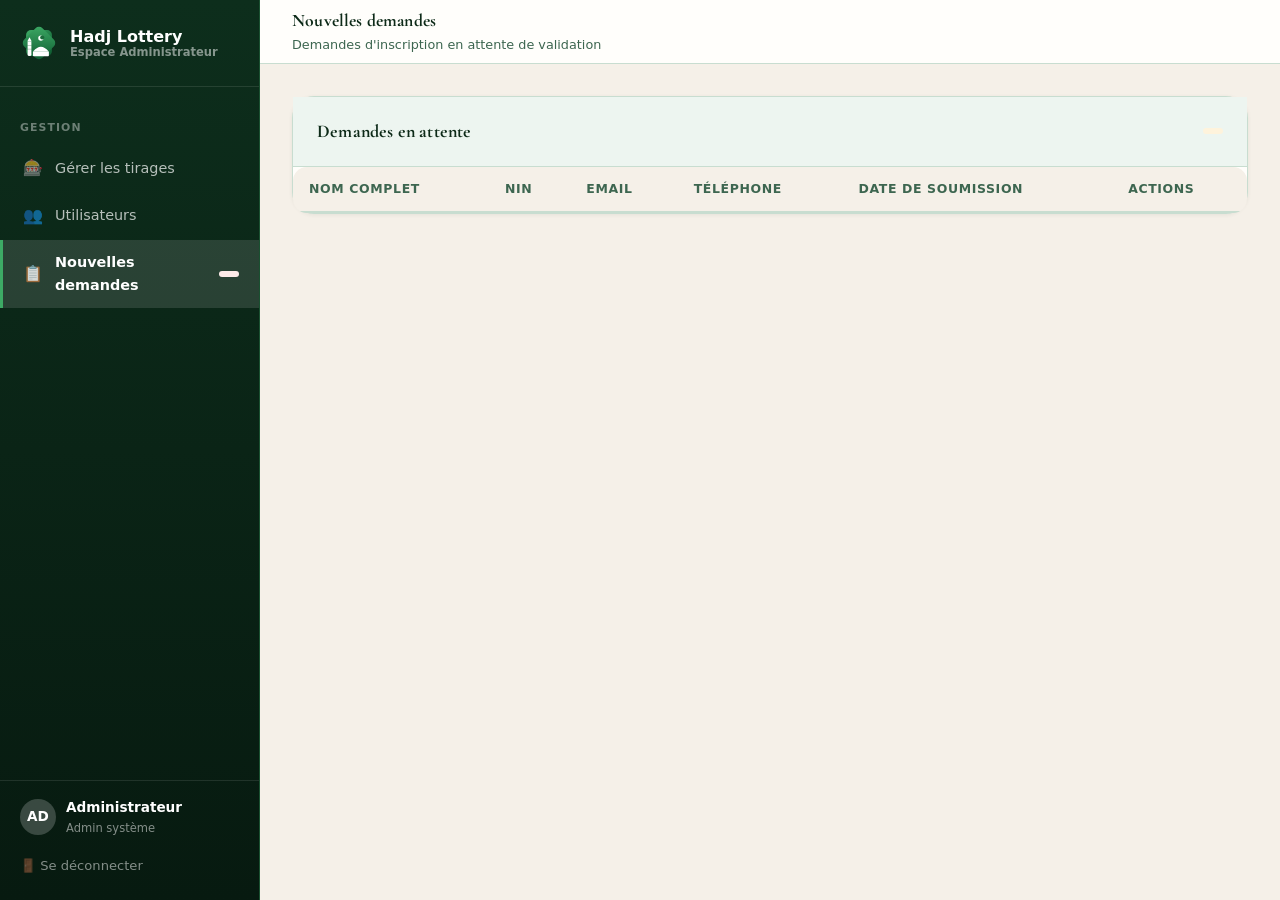
<file: admin/demandes.html>
<!DOCTYPE html>
<html lang="fr" data-theme="sanctuaire">
<head>
  <meta charset="UTF-8" />
  <meta name="viewport" content="width=device-width, initial-scale=1.0" />
  <title>Nouvelles demandes — Hadj Lottery</title>
  <link rel="stylesheet" href="../css/style.css" />
  <link rel="stylesheet" href="../css/themes.css" />
</head>
<body>

  <div class="dashboard-layout">

    <!-- SIDEBAR -->
    <aside class="sidebar">
      <div class="sidebar-brand">
        <svg xmlns="http://www.w3.org/2000/svg" viewBox="0 0 100 100" width="38" height="38" style="flex-shrink:0">
          <defs><linearGradient id="mg" x1="0" y1="0" x2="1" y2="1"><stop offset="0%" stop-color="#3DAA65"/><stop offset="100%" stop-color="#0D5A30"/></linearGradient></defs>
          <rect x="16" y="16" width="68" height="68" rx="13" fill="url(#mg)"/>
          <rect x="16" y="16" width="68" height="68" rx="13" fill="url(#mg)" transform="rotate(45,50,50)"/>
          <rect x="20" y="46" width="10" height="38" rx="3" fill="white"/>
          <polygon points="25,35 19,46 31,46" fill="white"/>
          <rect x="19" y="55" width="12" height="2" rx="1" fill="rgba(0,80,30,.35)"/>
          <rect x="19" y="65" width="12" height="2" rx="1" fill="rgba(0,80,30,.35)"/>
          <path d="M35,72 Q55,48 75,72 Z" fill="white"/>
          <rect x="34" y="72" width="42" height="13" rx="2" fill="white"/>
          <circle cx="55" cy="37" r="7" fill="white"/>
          <circle cx="58.5" cy="35.5" r="5.5" fill="#1A6B3A"/>
        </svg>
        <div class="brand-text">
          Hadj Lottery
          <div class="brand-sub">Espace Administrateur</div>
        </div>
      </div>
      <nav class="sidebar-nav">
        <div class="sidebar-section-title">Gestion</div>
        <a href="tirages.html" class="sidebar-link">
          <span class="icon">🎰</span> Gérer les tirages
        </a>
        <a href="users.html" class="sidebar-link">
          <span class="icon">👥</span> Utilisateurs
        </a>
        <a href="demandes.html" class="sidebar-link active">
          <span class="icon">📋</span> Nouvelles demandes
          <span class="badge badge-danger" id="sidebar-count" style="margin-left:auto; font-size:.7rem;"></span>
        </a>
      </nav>
      <div class="sidebar-footer">
        <div class="sidebar-user">
          <div class="avatar">AD</div>
          <div class="user-info">
            <div class="name">Administrateur</div>
            <div class="role">Admin système</div>
          </div>
        </div>
        <a href="../api/logout.php" class="sidebar-logout">🚪 Se déconnecter</a>
      </div>
    </aside>

    <!-- MAIN -->
    <main class="dashboard-main">

      <div class="topbar">
        <div class="topbar-title">
          <h3>Nouvelles demandes</h3>
          <p>Demandes d'inscription en attente de validation</p>
        </div>
      </div>

      <div class="page-content">

        <!-- Empty state -->
        <div id="empty-state" class="card hidden">
          <div class="card-body" style="text-align:center; padding:60px 20px;">
            <p style="font-size:2rem; margin-bottom:12px;">📭</p>
            <p style="color:var(--text-secondary);">Aucune demande en attente.</p>
          </div>
        </div>

        <!-- Demandes table -->
        <div class="card" id="demandes-card">
          <div class="card-header">
            <h4>Demandes en attente</h4>
            <span class="badge badge-warning" id="count-badge"></span>
          </div>
          <div class="card-body" style="padding:0;">
            <div class="table-wrapper">
              <table>
                <thead>
                  <tr>
                    <th>Nom complet</th>
                    <th>NIN</th>
                    <th>Email</th>
                    <th>Téléphone</th>
                    <th>Date de soumission</th>
                    <th>Actions</th>
                  </tr>
                </thead>
                <tbody id="demandes-tbody">
                </tbody>
              </table>
            </div>
          </div>
        </div>

      </div>
    </main>
  </div>

  <!-- MODAL : Détails de la demande -->
  <div class="modal-overlay hidden" id="detail-modal">
    <div class="modal" style="max-width:560px;">
      <div class="modal-header">
        <h4>Détails de la demande</h4>
        <button class="modal-close" onclick="closeDetail()">✕</button>
      </div>
      <div class="modal-body" id="detail-body"></div>
      <div class="modal-footer">
        <button class="btn btn-ghost" onclick="closeDetail()">Fermer</button>
        <button class="btn btn-secondary" id="detail-ignore-btn">Ignorer</button>
        <button class="btn btn-danger" id="detail-block-btn">🚫 Bloquer</button>
        <button class="btn btn-success" id="detail-validate-btn">✅ Valider</button>
      </div>
    </div>
  </div>

  <!-- MODAL : Confirmation blocage -->
  <div class="modal-overlay hidden" id="block-modal">
    <div class="modal" style="max-width:440px;">
      <div class="modal-header">
        <h4>Bloquer l'utilisateur</h4>
        <button class="modal-close" onclick="closeBlockModal()">✕</button>
      </div>
      <div class="modal-body">
        <div class="alert alert-danger">
          ⚠️ La demande sera refusée et l'utilisateur sera <strong>bloqué</strong>. Il ne pourra plus s'inscrire.
        </div>
      </div>
      <div class="modal-footer">
        <button class="btn btn-ghost" onclick="closeBlockModal()">Annuler</button>
        <button class="btn btn-danger" onclick="confirmBlock()">🚫 Confirmer le blocage</button>
      </div>
    </div>
  </div>

  <!-- Toasts -->
  <div class="hidden" id="toast-validate"
    style="position:fixed; bottom:24px; right:24px; background:var(--success); color:white;
           padding:16px 24px; border-radius:var(--radius); box-shadow:var(--shadow-lg);
           font-size:.9rem; font-weight:600; z-index:1000;">
    ✅ Demande validée — utilisateur inscrit.
  </div>
  <div class="hidden" id="toast-ignore"
    style="position:fixed; bottom:24px; right:24px; background:var(--text-secondary); color:white;
           padding:16px 24px; border-radius:var(--radius); box-shadow:var(--shadow-lg);
           font-size:.9rem; font-weight:600; z-index:1000;">
    Demande ignorée.
  </div>
  <div class="hidden" id="toast-block"
    style="position:fixed; bottom:24px; right:24px; background:var(--danger); color:white;
           padding:16px 24px; border-radius:var(--radius); box-shadow:var(--shadow-lg);
           font-size:.9rem; font-weight:600; z-index:1000;">
    🚫 Utilisateur bloqué.
  </div>


  <script src="../js/demandes.js"></script>

</body>
</html>
</file>
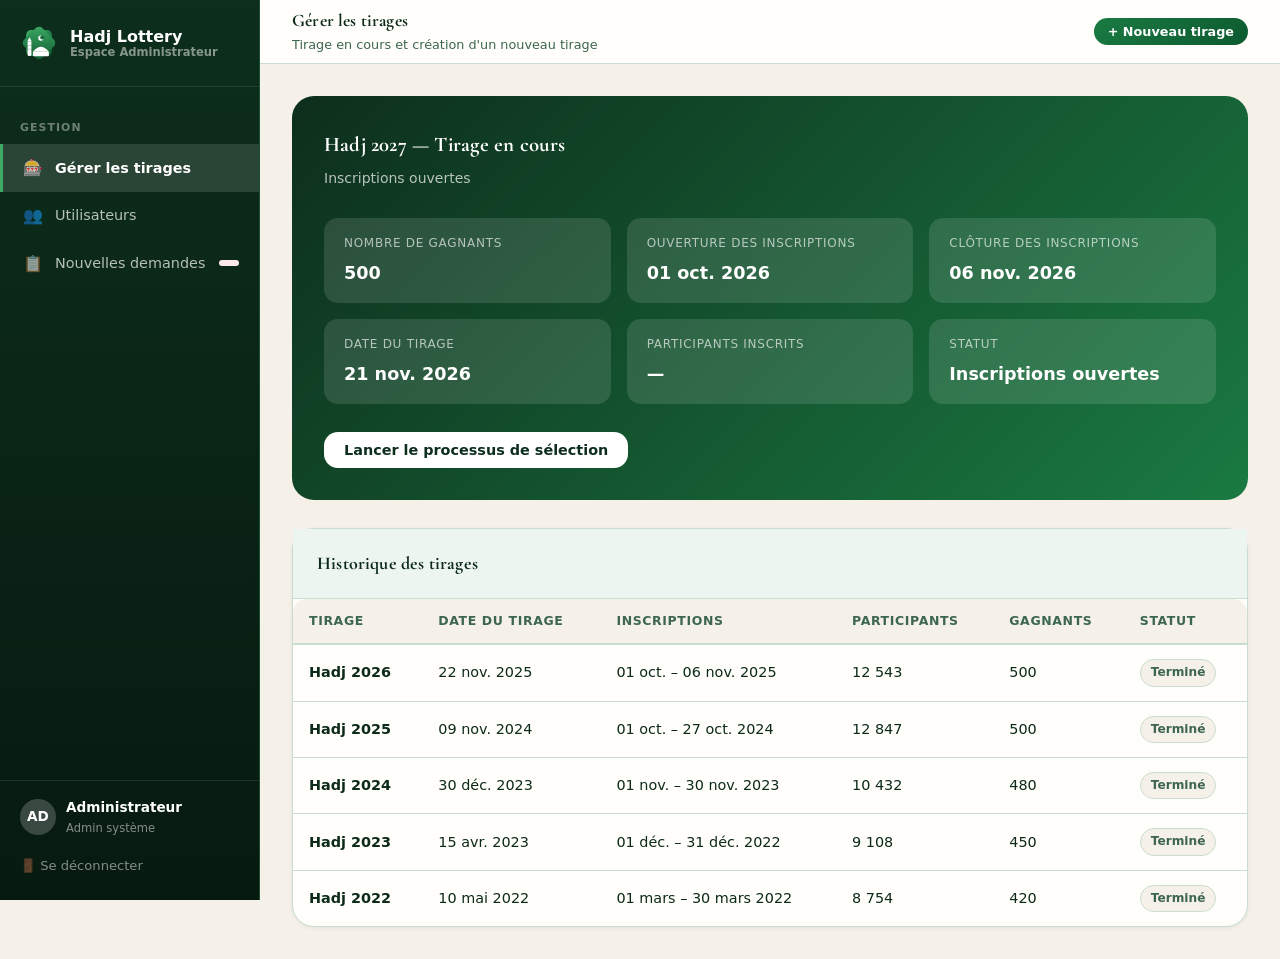
<file: admin/tirages.html>
<!DOCTYPE html>
<html lang="fr" data-theme="sanctuaire">
<head>
  <meta charset="UTF-8" />
  <meta name="viewport" content="width=device-width, initial-scale=1.0" />
  <title>Gérer les tirages — Hadj Lottery</title>
  <link rel="stylesheet" href="../css/style.css" />
  <link rel="stylesheet" href="../css/themes.css" />
  <style>
    .tirage-actif-card {
      background: linear-gradient(135deg, var(--primary-dark), var(--primary));
      border-radius: var(--radius-lg);
      padding: 32px;
      color: white;
      margin-bottom: 28px;
    }
    .tirage-actif-card h3 { color: white; font-size: 1.3rem; margin-bottom: 6px; }
    .tirage-actif-card .sub { color: rgba(255,255,255,.7); font-size: 0.875rem; margin-bottom: 28px; }

    .tirage-info-grid {
      display: grid;
      grid-template-columns: repeat(3, 1fr);
      gap: 16px;
      margin-bottom: 28px;
    }
    .tirage-info-box { background: rgba(255,255,255,.12); border-radius: var(--radius); padding: 16px 20px; }
    .tirage-info-box .label {
      font-size: 0.75rem; color: rgba(255,255,255,.65);
      text-transform: uppercase; letter-spacing: .06em; margin-bottom: 6px;
    }
    .tirage-info-box .val { font-size: 1.1rem; font-weight: 700; color: white; }
    .tirage-actions { display: flex; gap: 12px; }

    .btn-white-solid {
      background: white; color: var(--primary-dark); border: none;
      padding: 10px 20px; border-radius: var(--radius);
      font-weight: 700; cursor: pointer; font-size: 0.9rem; transition: opacity .2s;
    }
    .btn-white-solid:hover { opacity: .9; }
    .btn-white-solid:disabled { opacity: .5; cursor: not-allowed; }
  </style>
</head>
<body>

  <div class="dashboard-layout">

    <!-- SIDEBAR -->
    <aside class="sidebar">
      <div class="sidebar-brand">
        <svg xmlns="http://www.w3.org/2000/svg" viewBox="0 0 100 100" width="38" height="38" style="flex-shrink:0">
          <defs><linearGradient id="mg" x1="0" y1="0" x2="1" y2="1"><stop offset="0%" stop-color="#3DAA65"/><stop offset="100%" stop-color="#0D5A30"/></linearGradient></defs>
          <rect x="16" y="16" width="68" height="68" rx="13" fill="url(#mg)"/>
          <rect x="16" y="16" width="68" height="68" rx="13" fill="url(#mg)" transform="rotate(45,50,50)"/>
          <rect x="20" y="46" width="10" height="38" rx="3" fill="white"/>
          <polygon points="25,35 19,46 31,46" fill="white"/>
          <rect x="19" y="55" width="12" height="2" rx="1" fill="rgba(0,80,30,.35)"/>
          <rect x="19" y="65" width="12" height="2" rx="1" fill="rgba(0,80,30,.35)"/>
          <path d="M35,72 Q55,48 75,72 Z" fill="white"/>
          <rect x="34" y="72" width="42" height="13" rx="2" fill="white"/>
          <circle cx="55" cy="37" r="7" fill="white"/>
          <circle cx="58.5" cy="35.5" r="5.5" fill="#1A6B3A"/>
        </svg>
        <div class="brand-text">
          Hadj Lottery
          <div class="brand-sub">Espace Administrateur</div>
        </div>
      </div>
      <nav class="sidebar-nav">
        <div class="sidebar-section-title">Gestion</div>
        <a href="tirages.html" class="sidebar-link active">
          <span class="icon">🎰</span> Gérer les tirages
        </a>
        <a href="users.html" class="sidebar-link">
          <span class="icon">👥</span> Utilisateurs
        </a>
        <a href="demandes.html" class="sidebar-link">
          <span class="icon">📋</span> Nouvelles demandes
          <span class="badge badge-danger" id="sidebar-count" style="margin-left:auto; font-size:.7rem;"></span>
        </a>
      </nav>
      <div class="sidebar-footer">
        <div class="sidebar-user">
          <div class="avatar">AD</div>
          <div class="user-info">
            <div class="name">Administrateur</div>
            <div class="role">Admin système</div>
          </div>
        </div>
        <a href="../api/logout.php" class="sidebar-logout">🚪 Se déconnecter</a>
      </div>
    </aside>

    <!-- MAIN -->
    <main class="dashboard-main">

      <div class="topbar">
        <div class="topbar-title">
          <h3>Gérer les tirages</h3>
          <p>Tirage en cours et création d'un nouveau tirage</p>
        </div>
        <div class="topbar-right">
          <button class="btn btn-primary btn-sm" onclick="openCreateModal()">+ Nouveau tirage</button>
        </div>
      </div>

      <div class="page-content">

        <!-- TIRAGE EN COURS -->
        <div class="tirage-actif-card">
          <h3 id="tirage-titre">Hadj 2027 — Tirage en cours</h3>
          <p class="sub" id="tirage-sous-titre">Inscriptions ouvertes</p>

          <div class="tirage-info-grid">
            <div class="tirage-info-box">
              <div class="label">Nombre de gagnants</div>
              <div class="val" id="val-gagnants">500</div>
            </div>
            <div class="tirage-info-box">
              <div class="label">Ouverture des inscriptions</div>
              <div class="val" id="val-ouverture">01 oct. 2026</div>
            </div>
            <div class="tirage-info-box">
              <div class="label">Clôture des inscriptions</div>
              <div class="val" id="val-cloture">06 nov. 2026</div>
            </div>
            <div class="tirage-info-box">
              <div class="label">Date du tirage</div>
              <div class="val" id="val-date-tirage">21 nov. 2026</div>
            </div>
            <div class="tirage-info-box">
              <div class="label">Participants inscrits</div>
              <div class="val" id="val-participants">—</div>
            </div>
            <div class="tirage-info-box">
              <div class="label">Statut</div>
              <div class="val" id="val-statut">Inscriptions ouvertes</div>
            </div>
          </div>

          <div class="tirage-actions">
            <button class="btn-white-solid" id="btn-lancer" onclick="lancerTirage()">
              Lancer le processus de sélection
            </button>
          </div>
        </div>

        <!-- HISTORIQUE -->
        <div class="card">
          <div class="card-header">
            <h4>Historique des tirages</h4>
          </div>
          <div class="card-body" style="padding:0;">
            <div class="table-wrapper">
              <table>
                <thead>
                  <tr>
                    <th>Tirage</th>
                    <th>Date du tirage</th>
                    <th>Inscriptions</th>
                    <th>Participants</th>
                    <th>Gagnants</th>
                    <th>Statut</th>
                  </tr>
                </thead>
                <tbody>
                  <tr>
                    <td><strong>Hadj 2026</strong></td>
                    <td>22 nov. 2025</td>
                    <td>01 oct. – 06 nov. 2025</td>
                    <td>12 543</td>
                    <td>500</td>
                    <td><span class="badge badge-neutral">Terminé</span></td>
                  </tr>
                  <tr>
                    <td><strong>Hadj 2025</strong></td>
                    <td>09 nov. 2024</td>
                    <td>01 oct. – 27 oct. 2024</td>
                    <td>12 847</td>
                    <td>500</td>
                    <td><span class="badge badge-neutral">Terminé</span></td>
                  </tr>
                  <tr>
                    <td><strong>Hadj 2024</strong></td>
                    <td>30 déc. 2023</td>
                    <td>01 nov. – 30 nov. 2023</td>
                    <td>10 432</td>
                    <td>480</td>
                    <td><span class="badge badge-neutral">Terminé</span></td>
                  </tr>
                  <tr>
                    <td><strong>Hadj 2023</strong></td>
                    <td>15 avr. 2023</td>
                    <td>01 déc. – 31 déc. 2022</td>
                    <td>9 108</td>
                    <td>450</td>
                    <td><span class="badge badge-neutral">Terminé</span></td>
                  </tr>
                  <tr>
                    <td><strong>Hadj 2022</strong></td>
                    <td>10 mai 2022</td>
                    <td>01 mars – 30 mars 2022</td>
                    <td>8 754</td>
                    <td>420</td>
                    <td><span class="badge badge-neutral">Terminé</span></td>
                  </tr>
                </tbody>
              </table>
            </div>
          </div>
        </div>

      </div>
    </main>
  </div>

  <!-- MODAL : Créer un nouveau tirage -->
  <div class="modal-overlay hidden" id="create-modal">
    <div class="modal" style="max-width:520px;">
      <div class="modal-header">
        <h4>Créer un nouveau tirage</h4>
        <button class="modal-close" onclick="closeCreateModal()">✕</button>
      </div>
      <div class="modal-body">
        <div class="alert alert-warning mb-24" id="create-warning" style="display:none;">
          ⚠️ Un tirage actif existe déjà. Clôturez-le avant d'en créer un nouveau.
        </div>
        <div class="form-group">
          <label class="form-label">Nombre de gagnants <span class="required">*</span></label>
          <input type="number" id="nb-gagnants" class="form-control" placeholder="Ex : 500" min="1" />
        </div>
        <div class="form-group">
          <label class="form-label">Date du tirage <span class="required">*</span></label>
          <input type="date" id="date-tirage" class="form-control" />
        </div>
        <div class="form-row">
          <div class="form-group">
            <label class="form-label">Ouverture des inscriptions <span class="required">*</span></label>
            <input type="date" id="date-ouverture" class="form-control" />
          </div>
          <div class="form-group">
            <label class="form-label">Clôture des inscriptions <span class="required">*</span></label>
            <input type="date" id="date-cloture" class="form-control" />
          </div>
        </div>
        <div class="alert alert-danger hidden" id="create-error"></div>
      </div>
      <div class="modal-footer">
        <button class="btn btn-ghost" onclick="closeCreateModal()">Annuler</button>
        <button class="btn btn-primary" onclick="creerTirage()">Créer le tirage</button>
      </div>
    </div>
  </div>

  <!-- MODAL : Lancer le tirage -->
  <div class="modal-overlay hidden" id="lancer-modal">
    <div class="modal" style="max-width:480px;">
      <div class="modal-header">
        <h4>Lancer le processus de sélection</h4>
        <button class="modal-close" onclick="closeLancerModal()">✕</button>
      </div>
      <div class="modal-body">
        <div class="alert alert-danger">
          ⚠️ Cette action est <strong>irréversible</strong>. Le tirage au sort va être lancé.
          Les gagnants seront sélectionnés aléatoirement parmi les inscrits éligibles (≥ 18 ans).
        </div>
      </div>
      <div class="modal-footer">
        <button class="btn btn-ghost" onclick="closeLancerModal()">Annuler</button>
        <button class="btn btn-danger" onclick="confirmerLancement()">Confirmer le lancement</button>
      </div>
    </div>
  </div>

  <!-- Toasts -->
  <div class="hidden" id="toast-create"
    style="position:fixed;bottom:24px;right:24px;background:var(--success);color:white;
           padding:16px 24px;border-radius:var(--radius);box-shadow:var(--shadow-lg);
           font-size:.9rem;font-weight:600;z-index:1000;">
    ✅ Nouveau tirage créé avec succès.
  </div>
  <div class="hidden" id="toast-lancer"
    style="position:fixed;bottom:24px;right:24px;background:var(--primary-dark);color:white;
           padding:16px 24px;border-radius:var(--radius);box-shadow:var(--shadow-lg);
           font-size:.9rem;font-weight:600;z-index:1000;">
    🏆 Tirage lancé.
  </div>


  <script src="../js/admin/tirages.js"></script>
</body>
</html>
</file>
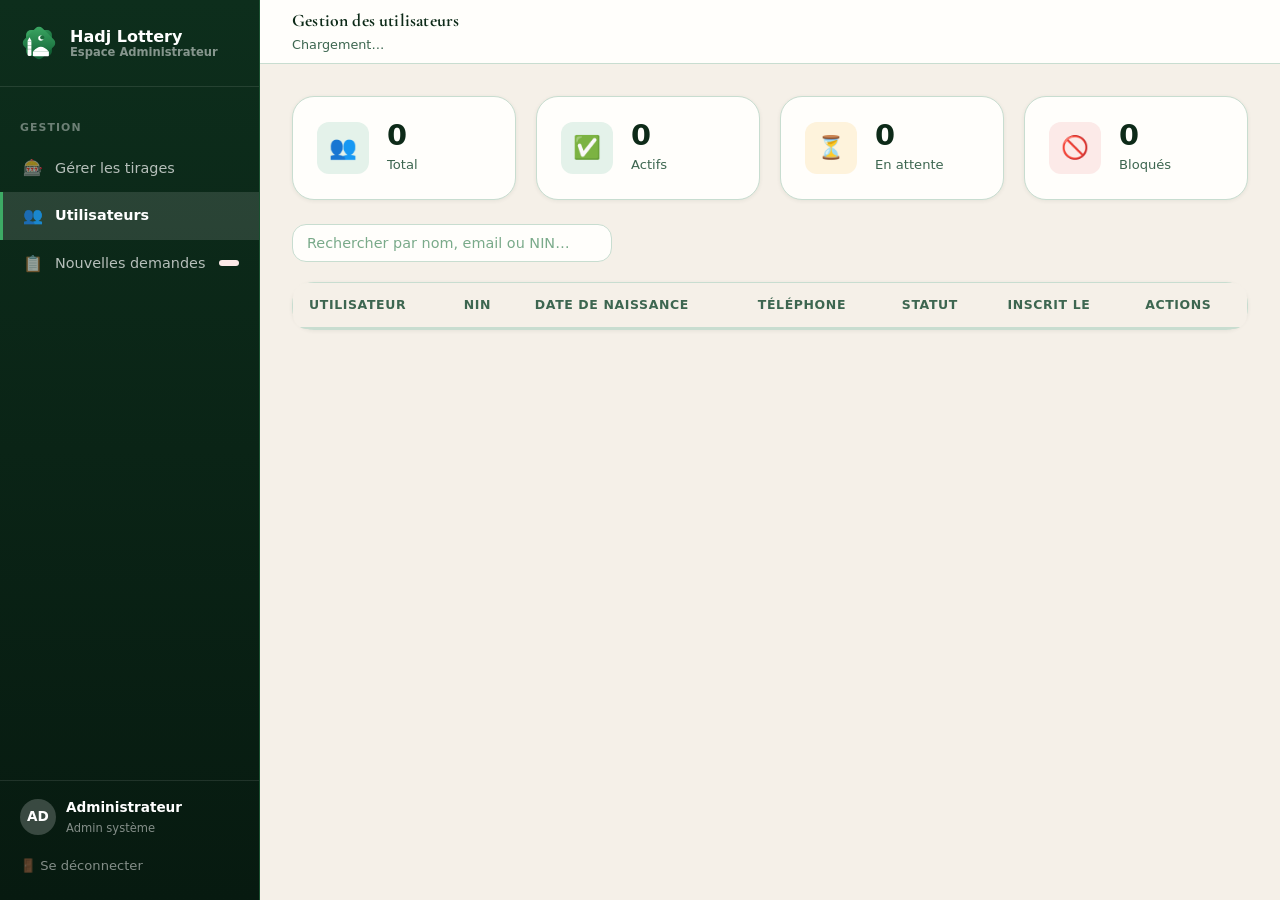
<file: admin/users.html>
<!DOCTYPE html>
<html lang="fr" data-theme="sanctuaire">
<head>
  <meta charset="UTF-8" />
  <meta name="viewport" content="width=device-width, initial-scale=1.0" />
  <title>Gestion Utilisateurs — Hadj Lottery</title>
  <link rel="stylesheet" href="../css/style.css" />
  <link rel="stylesheet" href="../css/themes.css" />
  <style>
    .user-avatar-sm {
      width: 36px; height: 36px; border-radius: 50%;
      background: linear-gradient(135deg, var(--primary), var(--primary-light));
      color: white; font-size: 0.78rem; font-weight: 700;
      display: flex; align-items: center; justify-content: center; flex-shrink: 0;
    }
    .user-cell { display: flex; align-items: center; gap: 12px; }
    .user-cell .name  { font-weight: 600; font-size: .9rem; color: var(--text); }
    .user-cell .email { font-size: .78rem; color: var(--text-secondary); }
    .filters-bar { display: flex; gap: 12px; align-items: center; flex-wrap: wrap; margin-bottom: 20px; }
    .search-input { flex: 1; min-width: 200px; max-width: 320px; }
  </style>
</head>
<body>

  <div class="dashboard-layout">

    <!-- SIDEBAR -->
    <aside class="sidebar">
      <div class="sidebar-brand">
        <svg xmlns="http://www.w3.org/2000/svg" viewBox="0 0 100 100" width="38" height="38" style="flex-shrink:0">
          <defs><linearGradient id="mg" x1="0" y1="0" x2="1" y2="1"><stop offset="0%" stop-color="#3DAA65"/><stop offset="100%" stop-color="#0D5A30"/></linearGradient></defs>
          <rect x="16" y="16" width="68" height="68" rx="13" fill="url(#mg)"/>
          <rect x="16" y="16" width="68" height="68" rx="13" fill="url(#mg)" transform="rotate(45,50,50)"/>
          <rect x="20" y="46" width="10" height="38" rx="3" fill="white"/>
          <polygon points="25,35 19,46 31,46" fill="white"/>
          <rect x="19" y="55" width="12" height="2" rx="1" fill="rgba(0,80,30,.35)"/>
          <rect x="19" y="65" width="12" height="2" rx="1" fill="rgba(0,80,30,.35)"/>
          <path d="M35,72 Q55,48 75,72 Z" fill="white"/>
          <rect x="34" y="72" width="42" height="13" rx="2" fill="white"/>
          <circle cx="55" cy="37" r="7" fill="white"/>
          <circle cx="58.5" cy="35.5" r="5.5" fill="#1A6B3A"/>
        </svg>
        <div class="brand-text">
          Hadj Lottery
          <div class="brand-sub">Espace Administrateur</div>
        </div>
      </div>
      <nav class="sidebar-nav">
        <div class="sidebar-section-title">Gestion</div>
        <a href="tirages.html" class="sidebar-link"><span class="icon">🎰</span> Gérer les tirages</a>
        <a href="users.html" class="sidebar-link active"><span class="icon">👥</span> Utilisateurs</a>
        <a href="demandes.html" class="sidebar-link">
          <span class="icon">📋</span> Nouvelles demandes
          <span class="badge badge-danger" id="sidebar-count" style="margin-left:auto; font-size:.7rem;"></span>
        </a>
      </nav>
      <div class="sidebar-footer">
        <div class="sidebar-user">
          <div class="avatar">AD</div>
          <div class="user-info">
            <div class="name">Administrateur</div>
            <div class="role">Admin système</div>
          </div>
        </div>
        <a href="../api/logout.php" class="sidebar-logout">🚪 Se déconnecter</a>
      </div>
    </aside>

    <!-- MAIN -->
    <main class="dashboard-main">

      <div class="topbar">
        <div class="topbar-title">
          <h3>Gestion des utilisateurs</h3>
          <p id="topbar-subtitle">Chargement…</p>
        </div>
      </div>

      <div class="page-content">

        <!-- Stats -->
        <div class="stat-cards mb-24" style="grid-template-columns: repeat(4, 1fr);">
          <div class="stat-card">
            <div class="stat-card-icon blue">👥</div>
            <div class="stat-card-info">
              <div class="value" id="stat-total">0</div>
              <div class="label">Total</div>
            </div>
          </div>
          <div class="stat-card">
            <div class="stat-card-icon green">✅</div>
            <div class="stat-card-info">
              <div class="value" id="stat-actifs">0</div>
              <div class="label">Actifs</div>
            </div>
          </div>
          <div class="stat-card">
            <div class="stat-card-icon orange">⏳</div>
            <div class="stat-card-info">
              <div class="value" id="stat-attente">0</div>
              <div class="label">En attente</div>
            </div>
          </div>
          <div class="stat-card">
            <div class="stat-card-icon red">🚫</div>
            <div class="stat-card-info">
              <div class="value" id="stat-bloques">0</div>
              <div class="label">Bloqués</div>
            </div>
          </div>
        </div>

        <!-- Search -->
        <div class="filters-bar">
          <input type="text" id="search-input" class="form-control search-input"
                 placeholder="Rechercher par nom, email ou NIN…" />
        </div>

        <!-- Table -->
        <div class="card">
          <div class="card-body" style="padding:0;">
            <div class="table-wrapper">
              <table>
                <thead>
                  <tr>
                    <th>Utilisateur</th>
                    <th>NIN</th>
                    <th>Date de naissance</th>
                    <th>Téléphone</th>
                    <th>Statut</th>
                    <th>Inscrit le</th>
                    <th>Actions</th>
                  </tr>
                </thead>
                <tbody id="users-tbody"></tbody>
              </table>
            </div>
          </div>
        </div>

      </div>
    </main>
  </div>

  <!-- MODAL : Bloquer -->
  <div class="modal-overlay hidden" id="block-modal">
    <div class="modal" style="max-width:440px;">
      <div class="modal-header">
        <h4>Bloquer l'utilisateur</h4>
        <button class="modal-close" onclick="closeBlockModal()">✕</button>
      </div>
      <div class="modal-body">
        <div class="alert alert-warning">
          ⚠️ Le compte de <strong id="block-user-name"></strong> sera bloqué.
          Il ne pourra plus se connecter à la plateforme.
        </div>
      </div>
      <div class="modal-footer">
        <button class="btn btn-ghost" onclick="closeBlockModal()">Annuler</button>
        <button class="btn btn-warning" onclick="confirmBlock()">🔒 Confirmer le blocage</button>
      </div>
    </div>
  </div>

  <!-- MODAL : Supprimer -->
  <div class="modal-overlay hidden" id="delete-modal">
    <div class="modal" style="max-width:440px;">
      <div class="modal-header">
        <h4>Supprimer le compte</h4>
        <button class="modal-close" onclick="closeDeleteModal()">✕</button>
      </div>
      <div class="modal-body">
        <div class="alert alert-danger">
          ⚠️ Cette action est <strong>irréversible</strong>. Le compte de
          <strong id="delete-user-name"></strong> sera définitivement supprimé.
        </div>
      </div>
      <div class="modal-footer">
        <button class="btn btn-ghost" onclick="closeDeleteModal()">Annuler</button>
        <button class="btn btn-danger" onclick="confirmDelete()">🗑️ Confirmer la suppression</button>
      </div>
    </div>
  </div>

  <!-- Toasts -->
  <div class="hidden" id="toast-block"
    style="position:fixed;bottom:24px;right:24px;background:var(--warning);color:white;
           padding:16px 24px;border-radius:var(--radius);box-shadow:var(--shadow-lg);
           font-size:.9rem;font-weight:600;z-index:1000;">
    🔒 Utilisateur bloqué.
  </div>
  <div class="hidden" id="toast-unblock"
    style="position:fixed;bottom:24px;right:24px;background:var(--success);color:white;
           padding:16px 24px;border-radius:var(--radius);box-shadow:var(--shadow-lg);
           font-size:.9rem;font-weight:600;z-index:1000;">
    ✅ Utilisateur débloqué.
  </div>
  <div class="hidden" id="toast-delete"
    style="position:fixed;bottom:24px;right:24px;background:var(--danger);color:white;
           padding:16px 24px;border-radius:var(--radius);box-shadow:var(--shadow-lg);
           font-size:.9rem;font-weight:600;z-index:1000;">
    🗑️ Compte supprimé.
  </div>


  <script src="../js/admin/users.js"></script>
</body>
</html>
</file>
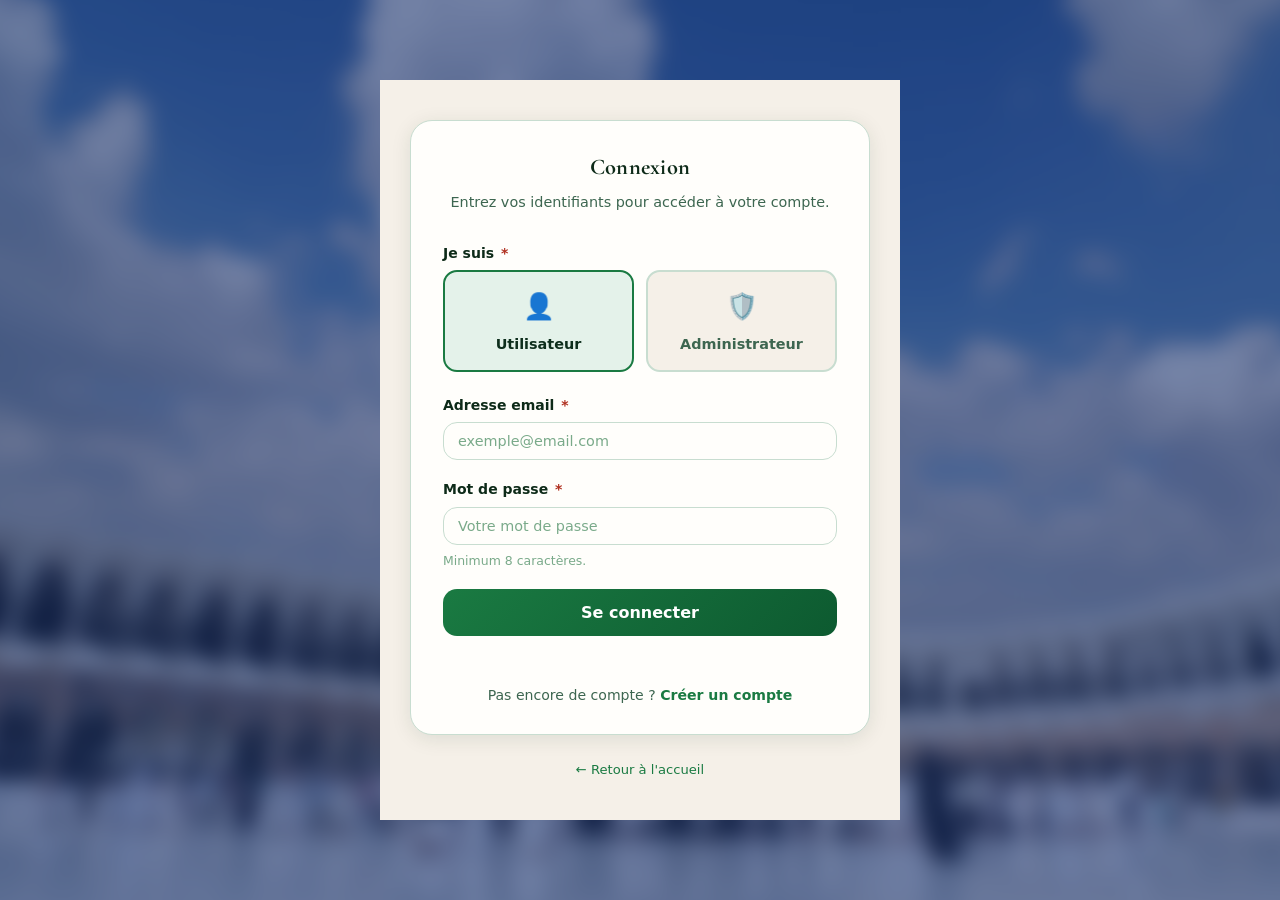
<file: user/actualites.html>
<!DOCTYPE html>
<html lang="fr" data-theme="sanctuaire">
<head>
  <meta charset="UTF-8" />
  <meta name="viewport" content="width=device-width, initial-scale=1.0" />
  <title>Actualités — Hadj Lottery</title>
  <link rel="stylesheet" href="../css/style.css" />
  <link rel="stylesheet" href="../css/themes.css" />
  <style>
    .news-list { display: flex; flex-direction: column; gap: 20px; }

    .news-item {
      background: var(--surface);
      border: 1px solid var(--border);
      border-radius: var(--radius);
      padding: 24px;
      border-left: 4px solid var(--primary);
    }

    .news-item.important { border-left-color: var(--danger); }
    .news-item.info      { border-left-color: var(--info); }

    .news-meta {
      display: flex;
      align-items: center;
      gap: 12px;
      margin-bottom: 10px;
    }

    .news-tag {
      font-size: 0.72rem;
      font-weight: 700;
      text-transform: uppercase;
      letter-spacing: .06em;
      padding: 3px 10px;
      border-radius: 20px;
      background: var(--primary-bg);
      color: var(--primary-dark);
    }

    .news-tag.urgent { background: #fdecea; color: var(--danger); }
    .news-tag.info   { background: #eaf4fb; color: #2980b9; }

    .news-date {
      font-size: 0.8rem;
      color: var(--text-secondary);
    }

    .news-title {
      font-size: 1rem;
      font-weight: 700;
      color: var(--text);
      margin-bottom: 8px;
    }

    .news-body {
      font-size: 0.9rem;
      color: var(--text-secondary);
      line-height: 1.65;
    }
  </style>
</head>
<body>

  <div class="dashboard-layout">

    <!-- SIDEBAR -->
    <aside class="sidebar">
      <div class="sidebar-brand">
        <svg xmlns="http://www.w3.org/2000/svg" viewBox="0 0 100 100" width="38" height="38" style="flex-shrink:0">
          <defs><linearGradient id="mg" x1="0" y1="0" x2="1" y2="1"><stop offset="0%" stop-color="#3DAA65"/><stop offset="100%" stop-color="#0D5A30"/></linearGradient></defs>
          <rect x="16" y="16" width="68" height="68" rx="13" fill="url(#mg)"/>
          <rect x="16" y="16" width="68" height="68" rx="13" fill="url(#mg)" transform="rotate(45,50,50)"/>
          <rect x="20" y="46" width="10" height="38" rx="3" fill="white"/>
          <polygon points="25,35 19,46 31,46" fill="white"/>
          <rect x="19" y="55" width="12" height="2" rx="1" fill="rgba(0,80,30,.35)"/>
          <rect x="19" y="65" width="12" height="2" rx="1" fill="rgba(0,80,30,.35)"/>
          <path d="M35,72 Q55,48 75,72 Z" fill="white"/>
          <rect x="34" y="72" width="42" height="13" rx="2" fill="white"/>
          <circle cx="55" cy="37" r="7" fill="white"/>
          <circle cx="58.5" cy="35.5" r="5.5" fill="#1A6B3A"/>
        </svg>
        <div class="brand-text">
          Hadj Lottery
          <div class="brand-sub">Espace Utilisateur</div>
        </div>
      </div>

      <nav class="sidebar-nav">
        <div class="sidebar-section-title">Menu principal</div>
        <a href="actualites.html" class="sidebar-link active">
          <span class="icon">&#128240;</span> Actualités
        </a>
        <a href="tirages-disponibles.html" class="sidebar-link">
          <span class="icon">&#127922;</span> Tirages disponibles
        </a>
        <a href="profile.html" class="sidebar-link">
          <span class="icon">&#128100;</span> Mon profil
        </a>

      </nav>

      <div class="sidebar-footer">
        <div class="sidebar-user">
          <div class="avatar" id="sidebar-initiales">--</div>
          <div class="user-info">
            <div class="name" id="sidebar-nom">--</div>
            <div class="role">Utilisateur</div>
          </div>
        </div>
        <a href="../api/logout.php" class="sidebar-logout">
          Se déconnecter
        </a>
      </div>
    </aside>

    <!-- MAIN -->
    <main class="dashboard-main">

      <div class="topbar">
        <div class="topbar-title">
          <h3>Actualités</h3>
          <p>Dernières informations sur la plateforme et le Hadj</p>
        </div>
        <div class="topbar-right">
          <a href="profile.html" class="btn btn-ghost btn-sm">Mon profil</a>
          <div class="notif-wrapper">
            <div class="notif-btn" id="notif-btn" onclick="toggleNotif()">
              🔔<div class="notif-dot"></div>
            </div>
            <div class="notif-dropdown hidden" id="notif-dropdown">
              <div class="notif-dropdown-header">
                <span>Notifications</span>
              </div>
              <div class="notif-dropdown-body">
                <div class="notif-empty">Aucune notification pour l'instant.</div>
              </div>
            </div>
          </div>
        </div>
      </div>

      <div class="page-content">
        <div class="news-list">

          <div class="news-item important">
            <div class="news-meta">
              <span class="news-tag urgent">Important</span>
              <span class="news-date">14 avril 2026</span>
            </div>
            <div class="news-title">Ouverture des inscriptions — Tirage Hadj 2026</div>
            <div class="news-body">
              Les inscriptions pour le tirage au sort du Hadj 2026 sont officiellement ouvertes depuis le 1er avril 2026.
              Tout candidat éligible peut désormais soumettre sa candidature via la rubrique "Tirages disponibles".
              La clôture des inscriptions est fixée au 30 avril 2026. Passé cette date, aucune nouvelle inscription ne sera acceptée.
            </div>
          </div>

        </div>
      </div>
    </main>
  </div>


  <script src="../js/actualites.js"></script>
</body>
</html>
</file>
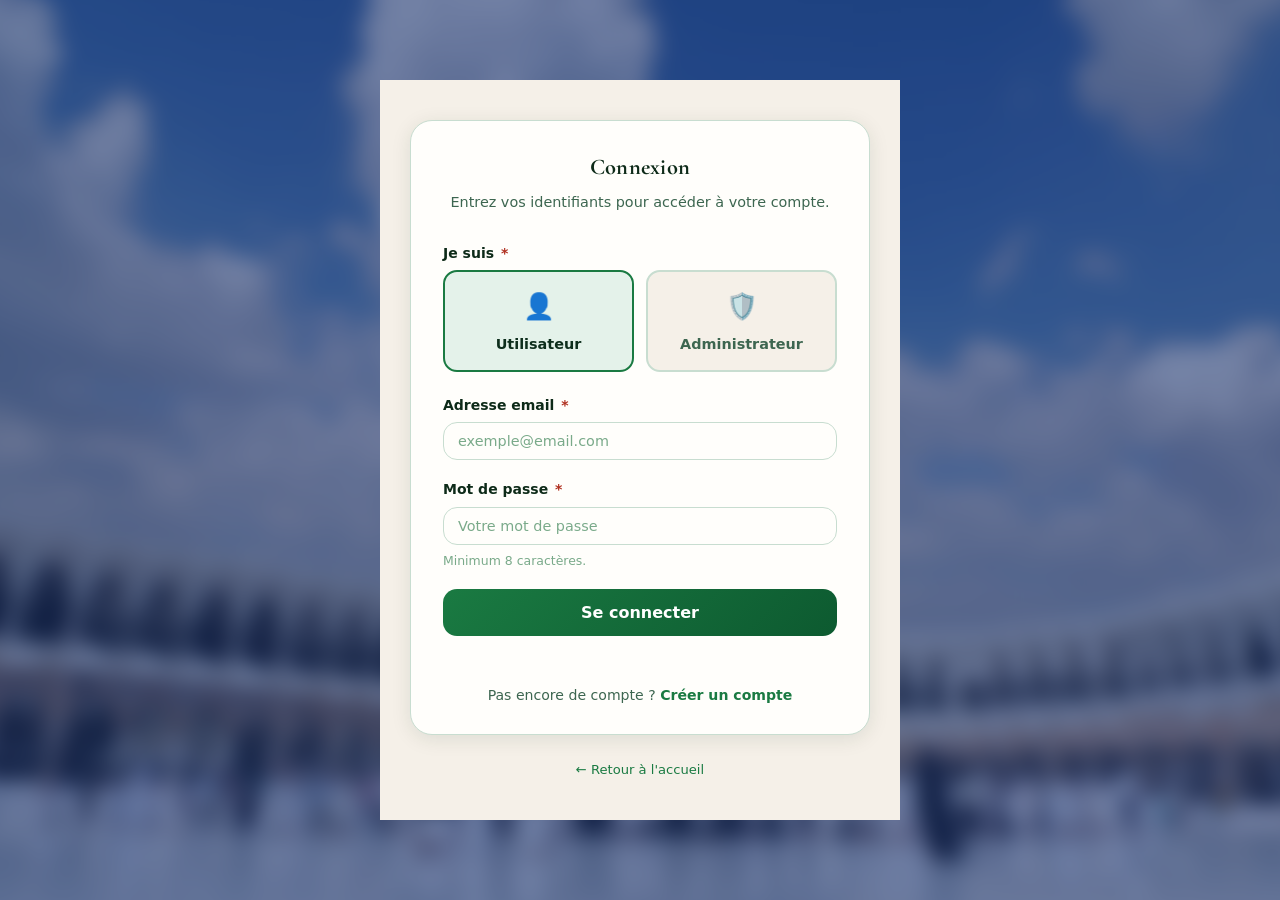
<file: user/notifications.html>
<!DOCTYPE html>
<html lang="fr" data-theme="sanctuaire">
<head>
  <meta charset="UTF-8" />
  <meta name="viewport" content="width=device-width, initial-scale=1.0" />
  <title>Notifications — Hadj Lottery</title>
  <link rel="stylesheet" href="../css/style.css" />
  <link rel="stylesheet" href="../css/themes.css" />
</head>
<body>

  <div class="dashboard-layout">

    <!-- SIDEBAR -->
    <aside class="sidebar">
      <div class="sidebar-brand">
        <svg xmlns="http://www.w3.org/2000/svg" viewBox="0 0 100 100" width="38" height="38" style="flex-shrink:0">
          <defs><linearGradient id="mg" x1="0" y1="0" x2="1" y2="1"><stop offset="0%" stop-color="#3DAA65"/><stop offset="100%" stop-color="#0D5A30"/></linearGradient></defs>
          <rect x="16" y="16" width="68" height="68" rx="13" fill="url(#mg)"/>
          <rect x="16" y="16" width="68" height="68" rx="13" fill="url(#mg)" transform="rotate(45,50,50)"/>
          <rect x="20" y="46" width="10" height="38" rx="3" fill="white"/>
          <polygon points="25,35 19,46 31,46" fill="white"/>
          <rect x="19" y="55" width="12" height="2" rx="1" fill="rgba(0,80,30,.35)"/>
          <rect x="19" y="65" width="12" height="2" rx="1" fill="rgba(0,80,30,.35)"/>
          <path d="M35,72 Q55,48 75,72 Z" fill="white"/>
          <rect x="34" y="72" width="42" height="13" rx="2" fill="white"/>
          <circle cx="55" cy="37" r="7" fill="white"/>
          <circle cx="58.5" cy="35.5" r="5.5" fill="#1A6B3A"/>
        </svg>
        <div class="brand-text">
          Hadj Lottery
          <div class="brand-sub">Espace Utilisateur</div>
        </div>
      </div>

      <nav class="sidebar-nav">
        <div class="sidebar-section-title">Menu principal</div>
        <a href="actualites.html" class="sidebar-link">
          <span class="icon">&#128240;</span> Actualités
        </a>
        <a href="tirages-disponibles.html" class="sidebar-link">
          <span class="icon">&#127922;</span> Tirages disponibles
        </a>
        <a href="profile.html" class="sidebar-link">
          <span class="icon">&#128100;</span> Mon profil
        </a>

      </nav>

      <div class="sidebar-footer">
        <div class="sidebar-user">
          <div class="avatar" id="sidebar-initiales">--</div>
          <div class="user-info">
            <div class="name" id="sidebar-nom">--</div>
            <div class="role">Utilisateur</div>
          </div>
        </div>
        <a href="../api/logout.php" class="sidebar-logout">Se déconnecter</a>
      </div>
    </aside>

    <!-- MAIN -->
    <main class="dashboard-main">

      <div class="topbar">
        <div class="topbar-title">
          <h3>Notifications</h3>
          <p>Vos alertes et messages</p>
        </div>
      </div>

      <div class="page-content" id="notif-container">
        <!-- rempli par notifications.js -->
      </div>

    </main>
  </div>

  <script src="../js/notifications.js"></script>
</body>
</html>
</file>
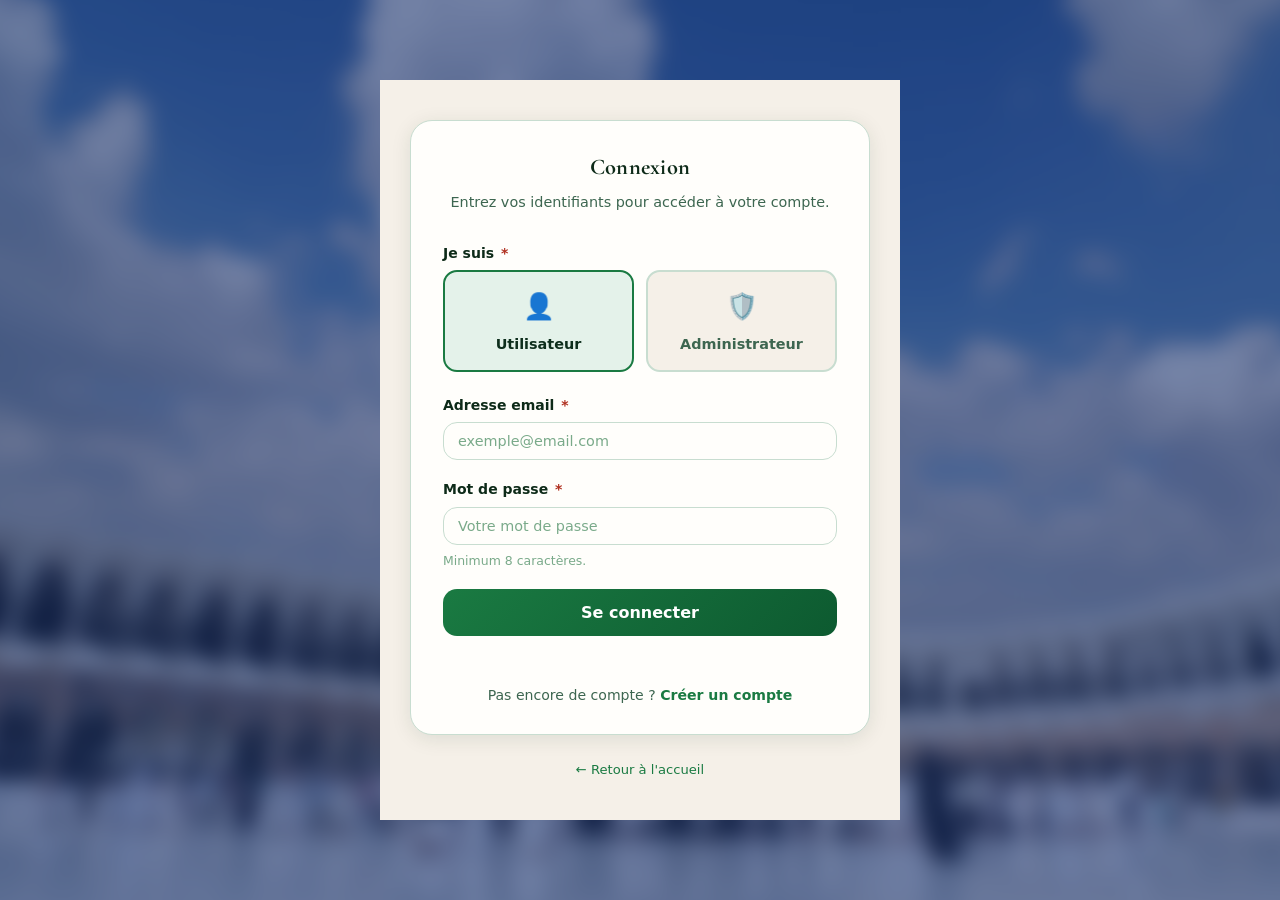
<file: user/profile.html>
<!DOCTYPE html>
<html lang="fr" data-theme="sanctuaire">
<head>
  <meta charset="UTF-8" />
  <meta name="viewport" content="width=device-width, initial-scale=1.0" />
  <title>Mon Profil — Hadj Lottery</title>
  <link rel="stylesheet" href="../css/style.css" />
  <link rel="stylesheet" href="../css/themes.css" />
  <style>
    .profile-hero {
      background: linear-gradient(135deg, var(--primary-dark), var(--primary));
      padding: 36px 32px;
      display: flex;
      align-items: center;
      gap: 28px;
      margin-bottom: 28px;
      border-radius: var(--radius-lg);
      color: white;
    }

    .profile-avatar-lg {
      width: 80px;
      height: 80px;
      border-radius: 50%;
      background: rgba(255,255,255,.2);
      border: 3px solid rgba(255,255,255,.4);
      display: flex;
      align-items: center;
      justify-content: center;
      font-size: 1.8rem;
      font-weight: 700;
      color: white;
      flex-shrink: 0;
    }

    .profile-hero-info h3 { color: white; font-size: 1.4rem; }
    .profile-hero-info p  { color: rgba(255,255,255,.75); margin-top: 4px; }

    .profile-hero-badges {
      display: flex;
      gap: 8px;
      margin-top: 10px;
      flex-wrap: wrap;
    }

    .profile-badge {
      background: rgba(255,255,255,.15);
      color: white;
      padding: 4px 12px;
      border-radius: 20px;
      font-size: 0.78rem;
      font-weight: 600;
    }

    .info-section { margin-bottom: 24px; }

    .info-section-title {
      font-size: 0.75rem;
      font-weight: 700;
      text-transform: uppercase;
      letter-spacing: .08em;
      color: var(--text-secondary);
      margin-bottom: 14px;
      padding-bottom: 8px;
      border-bottom: 1px solid var(--border);
    }

    .info-grid {
      display: grid;
      grid-template-columns: 1fr 1fr;
      gap: 16px;
    }

    .info-item label {
      display: block;
      font-size: 0.78rem;
      font-weight: 600;
      color: var(--text-secondary);
      margin-bottom: 4px;
      text-transform: uppercase;
      letter-spacing: .04em;
    }

    .info-item .value {
      font-size: 0.95rem;
      color: var(--text);
      font-weight: 500;
      padding: 10px 14px;
      background: var(--bg);
      border: 1px solid var(--border);
      border-radius: var(--radius);
    }
  </style>
</head>
<body>

  <div class="dashboard-layout">

    <!-- SIDEBAR -->
    <aside class="sidebar">
      <div class="sidebar-brand">
        <svg xmlns="http://www.w3.org/2000/svg" viewBox="0 0 100 100" width="38" height="38" style="flex-shrink:0">
          <defs><linearGradient id="mg" x1="0" y1="0" x2="1" y2="1"><stop offset="0%" stop-color="#3DAA65"/><stop offset="100%" stop-color="#0D5A30"/></linearGradient></defs>
          <rect x="16" y="16" width="68" height="68" rx="13" fill="url(#mg)"/>
          <rect x="16" y="16" width="68" height="68" rx="13" fill="url(#mg)" transform="rotate(45,50,50)"/>
          <rect x="20" y="46" width="10" height="38" rx="3" fill="white"/>
          <polygon points="25,35 19,46 31,46" fill="white"/>
          <rect x="19" y="55" width="12" height="2" rx="1" fill="rgba(0,80,30,.35)"/>
          <rect x="19" y="65" width="12" height="2" rx="1" fill="rgba(0,80,30,.35)"/>
          <path d="M35,72 Q55,48 75,72 Z" fill="white"/>
          <rect x="34" y="72" width="42" height="13" rx="2" fill="white"/>
          <circle cx="55" cy="37" r="7" fill="white"/>
          <circle cx="58.5" cy="35.5" r="5.5" fill="#1A6B3A"/>
        </svg>
        <div class="brand-text">
          Hadj Lottery
          <div class="brand-sub">Espace Utilisateur</div>
        </div>
      </div>
      <nav class="sidebar-nav">
        <div class="sidebar-section-title">Menu principal</div>
        <a href="actualites.html" class="sidebar-link">
          <span class="icon">&#128240;</span> Actualités
        </a>
        <a href="tirages-disponibles.html" class="sidebar-link">
          <span class="icon">🎰</span> Tirages disponibles
        </a>
        <a href="profile.html" class="sidebar-link active">
          <span class="icon">👤</span> Mon profil
        </a>
      </nav>
      <div class="sidebar-footer">
        <div class="sidebar-user">
          <div class="avatar" id="sidebar-initiales">--</div>
          <div class="user-info">
            <div class="name" id="sidebar-nom">--</div>
            <div class="role">Utilisateur</div>
          </div>
        </div>
        <a href="../api/logout.php" class="sidebar-logout">🚪 Se déconnecter</a>
      </div>
    </aside>

    <!-- MAIN -->
    <main class="dashboard-main">

      <div class="topbar">
        <div class="topbar-title">
          <h3>Mon Profil</h3>
          <p>Vos informations personnelles</p>
        </div>
        <div class="topbar-right">
          <div class="notif-wrapper">
            <div class="notif-btn" id="notif-btn" onclick="toggleNotif()">
              🔔<div class="notif-dot"></div>
            </div>
            <div class="notif-dropdown hidden" id="notif-dropdown">
              <div class="notif-dropdown-header">
                <span>Notifications</span>
              </div>
              <div class="notif-dropdown-body">
                <div class="notif-empty">Aucune notification pour l'instant.</div>
              </div>
            </div>
          </div>
        </div>
      </div>

      <div class="page-content">

        <!-- Profile hero -->
        <div class="profile-hero">
          <div class="profile-avatar-lg" id="avatar-initiales">--</div>
          <div class="profile-hero-info">
            <h3 id="hero-nom-complet">--</h3>
            <p><span id="hero-email">--</span> &nbsp;·&nbsp; <span id="hero-telephone">--</span></p>
            <div class="profile-hero-badges">
              <span class="profile-badge">✅ Compte validé</span>
              <span class="profile-badge">🎰 0 participation</span>
              <span class="profile-badge">📍 <span id="hero-ville">--</span></span>
            </div>
          </div>
        </div>

        <div style="display:grid; grid-template-columns:1fr 1fr; gap:24px;">

          <!-- Informations personnelles -->
          <div class="card">
            <div class="card-header">
              <h4>📋 Informations personnelles</h4>
              <span class="badge badge-success">Validé</span>
            </div>
            <div class="card-body">

              <div class="info-section">
                <div class="info-section-title">Identité</div>
                <div class="info-grid">
                  <div class="info-item">
                    <label>NIN</label>
                    <div class="value" id="p-nin">--</div>
                  </div>
                  <div class="info-item">
                    <label>Date de naissance</label>
                    <div class="value" id="p-ddn">--</div>
                  </div>
                  <div class="info-item">
                    <label>Nom</label>
                    <div class="value" id="p-nom">--</div>
                  </div>
                  <div class="info-item">
                    <label>Prénom</label>
                    <div class="value" id="p-prenom">--</div>
                  </div>
                </div>
              </div>

              <div class="info-section">
                <div class="info-section-title">Famille</div>
                <div class="info-grid">
                  <div class="info-item">
                    <label>Prénom du père</label>
                    <div class="value" id="p-nom-pere">--</div>
                  </div>
                  <div class="info-item">
                    <label>Prénom du grand-père</label>
                    <div class="value" id="p-nom-grand-pere">--</div>
                  </div>
                  <div class="info-item">
                    <label>Prénom de la mère</label>
                    <div class="value" id="p-prenom-mere">--</div>
                  </div>
                  <div class="info-item">
                    <label>Nom de famille de la mère</label>
                    <div class="value" id="p-nom-mere">--</div>
                  </div>
                </div>
              </div>

            </div>
          </div>

          <!-- Coordonnées + Statut -->
          <div style="display:flex; flex-direction:column; gap:24px;">

            <div class="card">
              <div class="card-header">
                <h4>📬 Coordonnées</h4>
              </div>
              <div class="card-body">
                <div class="info-section">
                  <div class="info-grid">
                    <div class="info-item" style="grid-column:span 2;">
                      <label>Adresse physique</label>
                      <div class="value" id="p-adresse">--</div>
                    </div>
                    <div class="info-item">
                      <label>Email</label>
                      <div class="value" id="p-email">--</div>
                    </div>
                    <div class="info-item">
                      <label>Téléphone</label>
                      <div class="value" id="p-telephone">--</div>
                    </div>
                  </div>
                </div>
              </div>
            </div>

            <div class="card">
              <div class="card-header">
                <h4>📊 Statut de participation</h4>
              </div>
              <div class="card-body">
                <div class="lottery-info-row">
                  <span class="info-label">Statut du compte</span>
                  <span class="badge badge-success">✅ Actif</span>
                </div>
                <div class="lottery-info-row">
                  <span class="info-label">Participation au tirage actif</span>
                  <span class="badge badge-warning">Non inscrit</span>
                </div>
                <div class="lottery-info-row">
                  <span class="info-label">Participations totales</span>
                  <span class="info-value">0</span>
                </div>
                <div class="lottery-info-row">
                  <span class="info-label">Victoires</span>
                  <span class="info-value">0</span>
                </div>
                <div class="lottery-info-row">
                  <span class="info-label">Multiplicateur de chances</span>
                  <span class="badge badge-info">x1</span>
                </div>
                <div class="alert alert-info mt-16">
                  💡 Chaque participation infructueuse augmente vos chances au prochain tirage.
                </div>
              </div>
              <div class="card-footer">
                <a href="tirages-disponibles.html" class="btn btn-primary btn-block">
                  🎰 Participer au tirage actif
                </a>
              </div>
            </div>

          </div>
        </div>

      </div>
    </main>
  </div>


  <script src="../js/profile.js"></script>
</body>
</html>
</file>
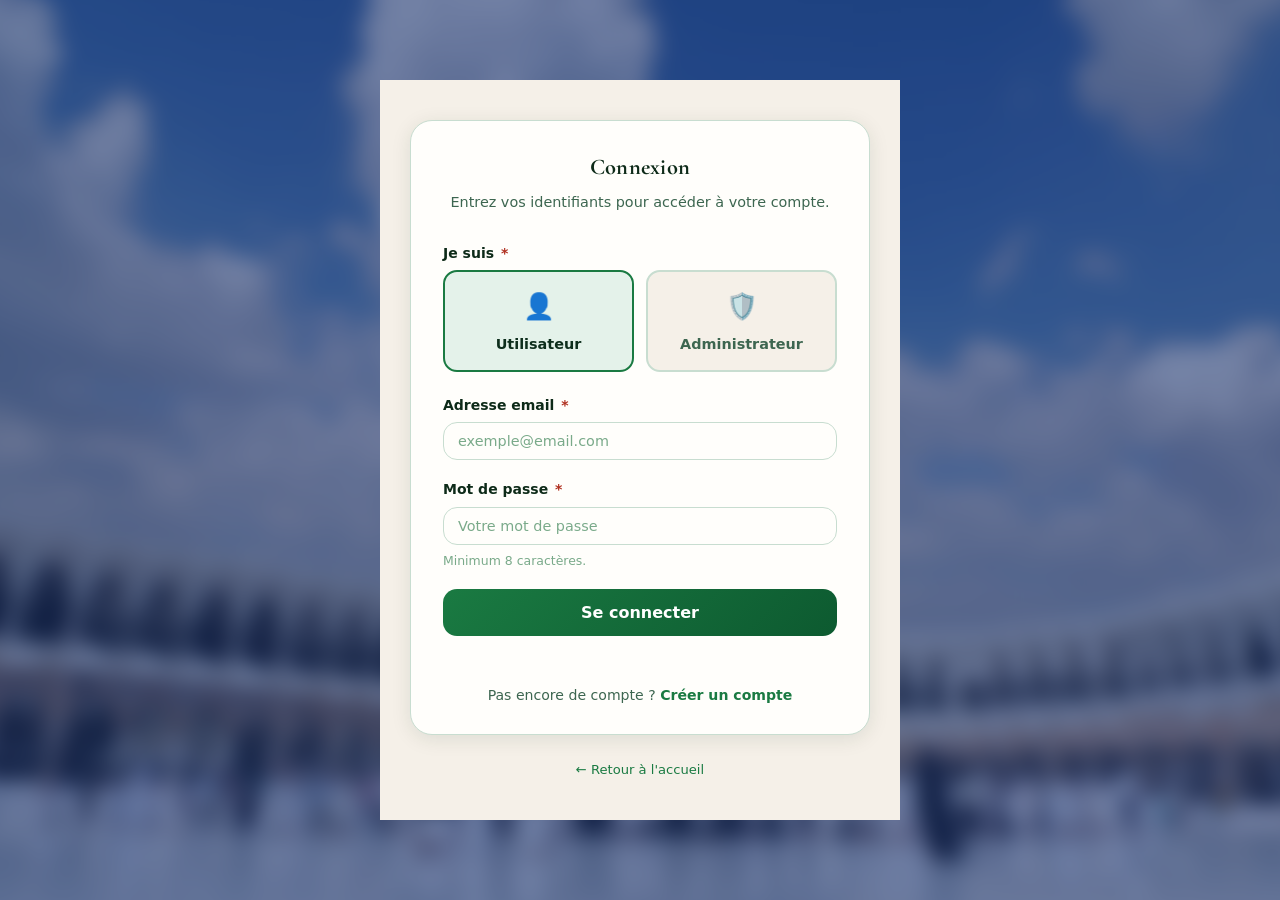
<file: user/tirages-disponibles.html>
<!DOCTYPE html>
<html lang="fr" data-theme="sanctuaire">
<head>
  <meta charset="UTF-8" />
  <meta name="viewport" content="width=device-width, initial-scale=1.0" />
  <title>Tirages disponibles — Hadj Lottery</title>
  <link rel="stylesheet" href="../css/style.css" />
  <link rel="stylesheet" href="../css/themes.css" />
</head>
<body>

  <div class="dashboard-layout">

    <!-- SIDEBAR -->
    <aside class="sidebar">
      <div class="sidebar-brand">
        <svg xmlns="http://www.w3.org/2000/svg" viewBox="0 0 100 100" width="38" height="38" style="flex-shrink:0">
          <defs><linearGradient id="mg" x1="0" y1="0" x2="1" y2="1"><stop offset="0%" stop-color="#3DAA65"/><stop offset="100%" stop-color="#0D5A30"/></linearGradient></defs>
          <rect x="16" y="16" width="68" height="68" rx="13" fill="url(#mg)"/>
          <rect x="16" y="16" width="68" height="68" rx="13" fill="url(#mg)" transform="rotate(45,50,50)"/>
          <rect x="20" y="46" width="10" height="38" rx="3" fill="white"/>
          <polygon points="25,35 19,46 31,46" fill="white"/>
          <rect x="19" y="55" width="12" height="2" rx="1" fill="rgba(0,80,30,.35)"/>
          <rect x="19" y="65" width="12" height="2" rx="1" fill="rgba(0,80,30,.35)"/>
          <path d="M35,72 Q55,48 75,72 Z" fill="white"/>
          <rect x="34" y="72" width="42" height="13" rx="2" fill="white"/>
          <circle cx="55" cy="37" r="7" fill="white"/>
          <circle cx="58.5" cy="35.5" r="5.5" fill="#1A6B3A"/>
        </svg>
        <div class="brand-text">
          Hadj Lottery
          <div class="brand-sub">Espace Utilisateur</div>
        </div>
      </div>
      <nav class="sidebar-nav">
        <div class="sidebar-section-title">Menu principal</div>
        <a href="actualites.html" class="sidebar-link">
          <span class="icon">&#128240;</span> Actualités
        </a>
        <a href="tirages-disponibles.html" class="sidebar-link active">
          <span class="icon">🎰</span> Tirages disponibles
        </a>
        <a href="profile.html" class="sidebar-link">
          <span class="icon">👤</span> Mon profil
        </a>
      </nav>
      <div class="sidebar-footer">
        <div class="sidebar-user">
          <div class="avatar" id="user-avatar">??</div>
          <div class="user-info">
            <div class="name" id="user-name">Chargement…</div>
            <div class="role">Utilisateur</div>
          </div>
        </div>
        <a href="../api/logout.php" class="sidebar-logout">🚪 Se déconnecter</a>
      </div>
    </aside>

    <!-- MAIN -->
    <main class="dashboard-main">

      <div class="topbar">
        <div class="topbar-title">
          <h3>Tirages disponibles</h3>
          <p>Consultez et participez aux tirages en cours</p>
        </div>
        <div class="topbar-right">
          <div class="notif-wrapper">
            <div class="notif-btn" id="notif-btn" onclick="toggleNotif()">
              🔔<div class="notif-dot"></div>
            </div>
            <div class="notif-dropdown hidden" id="notif-dropdown">
              <div class="notif-dropdown-header">
                <span>Notifications</span>
              </div>
              <div class="notif-dropdown-body">
                <div class="notif-empty">Aucune notification pour l'instant.</div>
              </div>
            </div>
          </div>
        </div>
      </div>

      <div class="page-content">

        <!-- TIRAGE ACTIF -->
        <h4 style="color:var(--text); margin-bottom:16px;">Tirage actif</h4>

        <div class="lottery-card" style="max-width:600px; margin-bottom:32px;">
          <div class="lottery-card-header">
            <div style="display:flex; justify-content:space-between; align-items:flex-start;">
              <div>
                <span class="badge" style="background:rgba(255,255,255,.2); color:white; margin-bottom:8px;">✅ Inscriptions ouvertes</span>
                <h4>Tirage Hadj 2026</h4>
              </div>
              <div class="year" style="font-size:3rem; font-weight:800; opacity:.15; line-height:1;">2026</div>
            </div>
          </div>
          <div class="lottery-card-body">
            <div class="lottery-info-row">
              <span class="info-label">📅 Date du tirage</span>
              <span class="info-value">15 juin 2026</span>
            </div>
            <div class="lottery-info-row">
              <span class="info-label">📝 Ouverture des inscriptions</span>
              <span class="info-value">01 avril 2026</span>
            </div>
            <div class="lottery-info-row">
              <span class="info-label">🔒 Clôture des inscriptions</span>
              <span class="info-value">30 avril 2026</span>
            </div>
            <div class="lottery-info-row">
              <span class="info-label">🏆 Nombre de gagnants</span>
              <span class="info-value">500</span>
            </div>
            <div class="lottery-info-row">
              <span class="info-label">👥 Participants inscrits</span>
              <span class="info-value" id="nb-participants">—</span>
            </div>
            <div class="lottery-info-row">
              <span class="info-label">Votre statut</span>
              <span id="statut-badge" class="badge badge-warning">Non inscrit</span>
            </div>

            <!-- Bloc éligibilité -->
            <div id="eligibility-block" style="margin-top:16px; padding:14px; border-radius:var(--radius); border:1px solid;">
              <p id="eligibility-title" style="font-size:.875rem; font-weight:600; margin-bottom:6px;"></p>
              <ul id="eligibility-list" style="list-style:none; display:flex; flex-direction:column; gap:4px;"></ul>
            </div>
          </div>
          <div class="lottery-card-footer">
            <button class="btn btn-success btn-block" id="join-btn" onclick="confirmJoin()">
              ✍️ S'inscrire à ce tirage
            </button>
          </div>
        </div>

        <!-- PARTICIPATIONS PASSÉES -->
        <h4 style="color:var(--text); margin-bottom:16px;">Mes participations passées</h4>

        <div class="card">
          <div class="card-body" style="padding:0;">
            <div class="table-wrapper">
              <table>
                <thead>
                  <tr>
                    <th>Tirage</th>
                    <th>Date d'inscription</th>
                    <th>Date du tirage</th>
                    <th>Statut inscriptions</th>
                    <th>Résultat</th>
                  </tr>
                </thead>
                <tbody id="participations-tbody">
                  <tr>
                    <td colspan="5" style="text-align:center; color:var(--text-secondary); padding:24px 0;">Aucune participation passée.</td>
                  </tr>
                </tbody>
              </table>
            </div>
          </div>
        </div>

      </div>
    </main>
  </div>

  <!-- CONFIRMATION MODAL -->
  <div class="modal-overlay hidden" id="confirm-modal">
    <div class="modal">
      <div class="modal-header">
        <h4>Confirmer l'inscription</h4>
        <button class="modal-close" onclick="closeModal()">✕</button>
      </div>
      <div class="modal-body">
        <p style="color:var(--text);">Vous êtes sur le point de vous inscrire au :</p>
        <div style="background:var(--bg); border-radius:var(--radius); padding:16px; margin:16px 0;">
          <strong>Tirage Hadj 2026</strong><br>
          <span style="font-size:.85rem; color:var(--text-secondary);">Date du tirage : 15 juin 2026</span>
        </div>
        <div class="alert alert-warning">
          ⚠️ Cette action est <strong>irréversible</strong>. Une fois inscrit, vous ne pouvez pas vous désinscrire.
        </div>
      </div>
      <div class="modal-footer">
        <button class="btn btn-ghost" onclick="closeModal()">Annuler</button>
        <button class="btn btn-success" onclick="joinLottery()">✅ Confirmer l'inscription</button>
      </div>
    </div>
  </div>

  <!-- SUCCESS TOAST -->
  <div class="hidden" id="join-success"
    style="position:fixed; bottom:24px; right:24px; background:var(--success); color:white;
           padding:16px 24px; border-radius:var(--radius); box-shadow:var(--shadow-lg);
           font-size:.9rem; font-weight:600; z-index:1000;">
    ✅ Inscription confirmée ! Vous êtes inscrit au tirage Hadj 2026.
  </div>


  <script src="../js/tirages-disponibles.js"></script>
</body>
</html>
</file>
<file: css/style.css>
/* ============================================================
   HADJ LOTTERY PLATFORM — Global Stylesheet
   ============================================================ */

/* 1. VARIABLES
   ============================================================ */
:root {
  --primary:        #5B6F9A;
  --primary-dark:   #2C3E6B;
  --primary-light:  #8FA4C8;
  --primary-bg:     #EEF1F8;

  --success:        #3D9970;
  --success-bg:     #E6F4EF;
  --warning:        #D4890A;
  --warning-bg:     #FDF3E3;
  --danger:         #C0392B;
  --danger-bg:      #FDECEA;
  --info:           #2980B9;
  --info-bg:        #EAF4FB;

  --bg:             #F5F6FA;
  --surface:        #FFFFFF;
  --border:         #DDE2EE;

  --text:           #2D3748;
  --text-secondary: #718096;
  --text-light:     #A0AEC0;

  --radius:         10px;
  --radius-lg:      16px;
  --shadow-sm:      0 1px 4px rgba(0,0,0,.07);
  --shadow:         0 4px 16px rgba(0,0,0,.10);
  --shadow-lg:      0 8px 32px rgba(0,0,0,.13);

  --sidebar-w:      260px;
  --navbar-h:       64px;

  --font: 'Segoe UI', system-ui, -apple-system, sans-serif;
}

/* 2. RESET & BASE
   ============================================================ */
*, *::before, *::after { box-sizing: border-box; margin: 0; padding: 0; }

html { font-size: 16px; scroll-behavior: smooth; }

body {
  font-family: var(--font);
  background: var(--bg);
  color: var(--text);
  line-height: 1.6;
  min-height: 100vh;
}

img { max-width: 100%; display: block; }
a  { color: inherit; text-decoration: none; }
ul { list-style: none; }
button { cursor: pointer; font-family: var(--font); }
input, select, textarea { font-family: var(--font); }

/* 3. TYPOGRAPHY
   ============================================================ */
h1 { font-size: 2.25rem; font-weight: 700; line-height: 1.2; }
h2 { font-size: 1.75rem; font-weight: 700; line-height: 1.25; }
h3 { font-size: 1.375rem; font-weight: 600; }
h4 { font-size: 1.125rem; font-weight: 600; }
h5 { font-size: 1rem;     font-weight: 600; }
p  { color: var(--text-secondary); }

.text-center { text-align: center; }
.text-right  { text-align: right; }
.text-primary { color: var(--primary); }
.text-muted   { color: var(--text-light); }


/* 4. PUBLIC NAVBAR
   ============================================================ */
.navbar {
  position: sticky;
  top: 0;
  z-index: 100;
  height: var(--navbar-h);
  background: var(--surface);
  border-bottom: 1px solid var(--border);
  box-shadow: var(--shadow-sm);
  display: flex;
  align-items: center;
}

.navbar-inner {
  width: 100%;
  max-width: 1200px;
  margin: 0 auto;
  padding: 0 24px;
  display: flex;
  align-items: center;
  justify-content: space-between;
}

.navbar-brand {
  display: flex;
  align-items: center;
  gap: 10px;
  font-size: 1.2rem;
  font-weight: 700;
  color: var(--primary-dark);
}

.navbar-brand .brand-icon {
  width: 36px;
  height: 36px;
  background: var(--primary);
  border-radius: 8px;
  display: flex;
  align-items: center;
  justify-content: center;
  color: white;
  font-size: 1.1rem;
}

.navbar-links {
  display: flex;
  align-items: center;
  gap: 8px;
}

.navbar-links a {
  padding: 8px 16px;
  border-radius: var(--radius);
  font-size: 0.9rem;
  font-weight: 500;
  color: var(--text-secondary);
  transition: background .15s, color .15s;
}

.navbar-links a:hover { background: var(--primary-bg); color: var(--primary); }
.navbar-links a.btn-primary { color: white; }
.navbar-links a.btn-primary:hover { color: white; }
.navbar-links a.active { background: var(--primary-bg); color: var(--primary); font-weight: 600; }


/* 5. BUTTONS
   ============================================================ */
.btn {
  display: inline-flex;
  align-items: center;
  justify-content: center;
  gap: 8px;
  padding: 10px 22px;
  border-radius: var(--radius);
  font-size: 0.9rem;
  font-weight: 600;
  border: none;
  transition: background .18s, transform .12s, box-shadow .18s;
}

.btn:hover  { transform: translateY(-1px); box-shadow: var(--shadow); }
.btn:active { transform: translateY(0); }

.btn-primary {
  background: var(--primary);
  color: white;
}
.btn-primary:hover { background: var(--primary-dark); }

.btn-outline {
  background: transparent;
  color: var(--primary);
  border: 2px solid var(--primary);
}
.btn-outline:hover { background: var(--primary-bg); }

.btn-success { background: var(--success); color: white; }
.btn-success:hover { background: #2d7a56; }

.btn-danger  { background: var(--danger); color: white; }
.btn-danger:hover  { background: #a93226; }

.btn-warning { background: var(--warning); color: white; }

.btn-ghost {
  background: transparent;
  color: var(--text-secondary);
  border: 1px solid var(--border);
}
.btn-ghost:hover { background: var(--bg); color: var(--text); }

.btn-sm { padding: 6px 14px; font-size: 0.8rem; }
.btn-lg { padding: 14px 32px; font-size: 1rem; }
.btn-block { width: 100%; }


/* 6. CARDS
   ============================================================ */
.card {
  background: var(--surface);
  border: 1px solid var(--border);
  border-radius: var(--radius-lg);
  box-shadow: var(--shadow-sm);
}

.card-header {
  padding: 20px 24px;
  border-bottom: 1px solid var(--border);
  display: flex;
  align-items: center;
  justify-content: space-between;
}

.card-body  { padding: 24px; }
.card-footer {
  padding: 16px 24px;
  border-top: 1px solid var(--border);
  background: var(--bg);
  border-radius: 0 0 var(--radius-lg) var(--radius-lg);
}


/* 7. FORMS
   ============================================================ */
.form-group {
  display: flex;
  flex-direction: column;
  gap: 6px;
}

.form-label {
  font-size: 0.875rem;
  font-weight: 600;
  color: var(--text);
}

.form-label span.required { color: var(--danger); margin-left: 2px; }

.form-control {
  width: 100%;
  padding: 10px 14px;
  border: 1.5px solid var(--border);
  border-radius: var(--radius);
  font-size: 0.9rem;
  color: var(--text);
  background: var(--surface);
  transition: border-color .15s, box-shadow .15s;
  outline: none;
}

.form-control:focus {
  border-color: var(--primary);
  box-shadow: 0 0 0 3px rgba(91,111,154,.15);
}

.form-control::placeholder { color: var(--text-light); }
.form-control:disabled { background: var(--bg); color: var(--text-secondary); }

.form-control.is-invalid {
  border-color: var(--danger);
  box-shadow: 0 0 0 3px rgba(192,57,43,.12);
}
.form-control.is-valid {
  border-color: var(--success);
  box-shadow: 0 0 0 3px rgba(61,153,112,.10);
}

select.form-control { appearance: none; cursor: pointer; }

.form-hint {
  font-size: 0.78rem;
  color: var(--text-light);
}

.form-error {
  font-size: 0.78rem;
  color: var(--danger);
}

.form-row {
  display: grid;
  grid-template-columns: 1fr 1fr;
  gap: 16px;
}

.form-row-3 {
  display: grid;
  grid-template-columns: 1fr 1fr 1fr;
  gap: 16px;
}


/* 8. BADGES
   ============================================================ */
.badge {
  display: inline-flex;
  align-items: center;
  padding: 3px 10px;
  border-radius: 20px;
  font-size: 0.76rem;
  font-weight: 600;
}

.badge-success { background: var(--success-bg); color: var(--success); }
.badge-danger  { background: var(--danger-bg);  color: var(--danger);  }
.badge-warning { background: var(--warning-bg); color: var(--warning); }
.badge-info    { background: var(--info-bg);    color: var(--info);    }
.badge-primary { background: var(--primary-bg); color: var(--primary); }
.badge-neutral { background: var(--bg);         color: var(--text-secondary); border: 1px solid var(--border); }


/* 9. TABLES
   ============================================================ */
.table-wrapper {
  overflow-x: auto;
  border-radius: var(--radius);
}

table {
  width: 100%;
  border-collapse: collapse;
  font-size: 0.9rem;
}

thead tr { background: var(--bg); }

th {
  padding: 12px 16px;
  text-align: left;
  font-size: 0.78rem;
  font-weight: 700;
  text-transform: uppercase;
  letter-spacing: .05em;
  color: var(--text-secondary);
  border-bottom: 2px solid var(--border);
}

td {
  padding: 14px 16px;
  border-bottom: 1px solid var(--border);
  color: var(--text);
  vertical-align: middle;
}

tbody tr:hover { background: var(--bg); }
tbody tr:last-child td { border-bottom: none; }

.table-actions { display: flex; gap: 6px; align-items: center; }


/* 10. ALERTS
   ============================================================ */
.alert {
  padding: 14px 18px;
  border-radius: var(--radius);
  font-size: 0.9rem;
  display: flex;
  align-items: flex-start;
  gap: 10px;
  border-left: 4px solid;
}

.alert-success { background: var(--success-bg); color: var(--success); border-color: var(--success); }
.alert-danger  { background: var(--danger-bg);  color: var(--danger);  border-color: var(--danger);  }
.alert-warning { background: var(--warning-bg); color: var(--warning); border-color: var(--warning); }
.alert-info    { background: var(--info-bg);    color: var(--info);    border-color: var(--info);    }


/* 11. STAT CARDS (Admin/User Dashboard)
   ============================================================ */
.stat-cards {
  display: grid;
  grid-template-columns: repeat(auto-fit, minmax(200px, 1fr));
  gap: 20px;
}

.stat-card {
  background: var(--surface);
  border: 1px solid var(--border);
  border-radius: var(--radius-lg);
  padding: 24px;
  display: flex;
  align-items: center;
  gap: 18px;
  box-shadow: var(--shadow-sm);
}

.stat-card-icon {
  width: 52px;
  height: 52px;
  border-radius: 12px;
  display: flex;
  align-items: center;
  justify-content: center;
  font-size: 1.4rem;
  flex-shrink: 0;
}

.stat-card-icon.blue   { background: var(--primary-bg); color: var(--primary); }
.stat-card-icon.green  { background: var(--success-bg); color: var(--success); }
.stat-card-icon.orange { background: var(--warning-bg); color: var(--warning); }
.stat-card-icon.red    { background: var(--danger-bg);  color: var(--danger);  }

.stat-card-info .value {
  font-size: 1.8rem;
  font-weight: 700;
  color: var(--text);
  line-height: 1;
}

.stat-card-info .label {
  font-size: 0.82rem;
  color: var(--text-secondary);
  margin-top: 4px;
}


/* 12. SIDEBAR LAYOUT (Dashboard pages)
   ============================================================ */
.dashboard-layout {
  display: flex;
  min-height: 100vh;
}

.sidebar {
  width: var(--sidebar-w);
  background: var(--primary-dark);
  display: flex;
  flex-direction: column;
  position: fixed;
  top: 0;
  left: 0;
  height: 100vh;
  z-index: 200;
  overflow-y: auto;
}

.sidebar-brand {
  padding: 24px 20px;
  display: flex;
  align-items: center;
  gap: 12px;
  border-bottom: 1px solid rgba(255,255,255,.1);
}

.sidebar-brand .brand-icon {
  width: 38px;
  height: 38px;
  background: rgba(255,255,255,.2);
  border-radius: 8px;
  display: flex;
  align-items: center;
  justify-content: center;
  font-size: 1.1rem;
}

.sidebar-brand .brand-text {
  font-size: 1rem;
  font-weight: 700;
  color: white;
  line-height: 1.2;
}

.sidebar-brand .brand-sub {
  font-size: 0.72rem;
  color: rgba(255,255,255,.5);
}

.sidebar-nav {
  flex: 1;
  padding: 16px 0;
}

.sidebar-section-title {
  padding: 8px 20px;
  font-size: 0.68rem;
  font-weight: 700;
  text-transform: uppercase;
  letter-spacing: .1em;
  color: rgba(255,255,255,.4);
  margin-top: 8px;
}

.sidebar-link {
  display: flex;
  align-items: center;
  gap: 12px;
  padding: 11px 20px;
  color: rgba(255,255,255,.7);
  font-size: 0.9rem;
  font-weight: 500;
  transition: background .15s, color .15s;
  border-left: 3px solid transparent;
}

.sidebar-link:hover {
  background: rgba(255,255,255,.08);
  color: white;
}

.sidebar-link.active {
  background: rgba(255,255,255,.12);
  color: white;
  border-left-color: var(--primary-light);
  font-weight: 600;
}

.sidebar-link .icon {
  width: 20px;
  text-align: center;
  font-size: 1rem;
  opacity: .8;
}

.sidebar-footer {
  padding: 16px 20px;
  border-top: 1px solid rgba(255,255,255,.1);
}

.sidebar-user {
  display: flex;
  align-items: center;
  gap: 10px;
}

.sidebar-user .avatar {
  width: 36px;
  height: 36px;
  background: rgba(255,255,255,.2);
  border-radius: 50%;
  display: flex;
  align-items: center;
  justify-content: center;
  font-size: 0.85rem;
  font-weight: 700;
  color: white;
  flex-shrink: 0;
}

.sidebar-user .user-info .name {
  font-size: 0.85rem;
  font-weight: 600;
  color: white;
}

.sidebar-user .user-info .role {
  font-size: 0.72rem;
  color: rgba(255,255,255,.5);
}

.sidebar-logout {
  display: flex;
  align-items: center;
  gap: 6px;
  margin-top: 10px;
  padding: 8px 0;
  font-size: 0.82rem;
  color: rgba(255,255,255,.5);
  transition: color .15s;
}

.sidebar-logout:hover { color: #FC8181; }

/* Main content area */
.dashboard-main {
  margin-left: var(--sidebar-w);
  flex: 1;
  display: flex;
  flex-direction: column;
  min-height: 100vh;
}

.topbar {
  height: var(--navbar-h);
  background: var(--surface);
  border-bottom: 1px solid var(--border);
  display: flex;
  align-items: center;
  padding: 0 32px;
  justify-content: space-between;
  position: sticky;
  top: 0;
  z-index: 100;
}

.topbar-title h3 { font-size: 1.1rem; color: var(--text); }
.topbar-title p  { font-size: 0.8rem; color: var(--text-secondary); margin-top: 0; }

.topbar-right {
  display: flex;
  align-items: center;
  gap: 12px;
}

.notif-btn {
  position: relative;
  width: 38px;
  height: 38px;
  border-radius: 50%;
  background: var(--bg);
  border: 1px solid var(--border);
  display: flex;
  align-items: center;
  justify-content: center;
  font-size: 1rem;
  cursor: pointer;
  transition: background .15s;
}

.notif-btn:hover { background: var(--primary-bg); }

.notif-dot {
  position: absolute;
  top: 6px;
  right: 6px;
  width: 8px;
  height: 8px;
  background: var(--danger);
  border-radius: 50%;
  border: 2px solid var(--surface);
}

.notif-wrapper {
  position: relative;
}

.notif-dropdown {
  position: absolute;
  top: calc(100% + 10px);
  right: 0;
  width: 320px;
  background: var(--surface);
  border: 1px solid var(--border);
  border-radius: var(--radius-lg);
  box-shadow: var(--shadow-lg);
  z-index: 200;
  overflow: hidden;
}

.notif-dropdown.hidden { display: none; }

.notif-dropdown-header {
  display: flex;
  align-items: center;
  justify-content: space-between;
  padding: 14px 18px;
  border-bottom: 1px solid var(--border);
  font-size: 0.875rem;
  font-weight: 700;
  color: var(--text);
}

.notif-dropdown-body {
  max-height: 320px;
  overflow-y: auto;
  padding: 12px;
  display: flex;
  flex-direction: column;
  gap: 8px;
}

.notif-empty {
  text-align: center;
  padding: 32px 16px;
  color: var(--text-secondary);
  font-size: 0.875rem;
}

.page-content { padding: 32px; flex: 1; }

.page-header {
  display: flex;
  align-items: center;
  justify-content: space-between;
  margin-bottom: 28px;
}

.page-header h2 { color: var(--text); }
.page-header p  { margin-top: 4px; }


/* 13. LOTTERY CARDS
   ============================================================ */
.lottery-grid {
  display: grid;
  grid-template-columns: repeat(auto-fill, minmax(300px, 1fr));
  gap: 20px;
}

.lottery-card {
  background: var(--surface);
  border: 1px solid var(--border);
  border-radius: var(--radius-lg);
  overflow: hidden;
  box-shadow: var(--shadow-sm);
  transition: box-shadow .2s, transform .2s;
}

.lottery-card:hover {
  box-shadow: var(--shadow);
  transform: translateY(-2px);
}

.lottery-card-header {
  padding: 20px;
  background: linear-gradient(135deg, var(--primary-dark), var(--primary));
  color: white;
}

.lottery-card-header h4 { color: white; font-size: 1rem; }
.lottery-card-header .year { font-size: 2rem; font-weight: 800; opacity: .2; line-height: 1; }

.lottery-card-body { padding: 20px; }

.lottery-info-row {
  display: flex;
  justify-content: space-between;
  align-items: center;
  padding: 8px 0;
  border-bottom: 1px solid var(--border);
  font-size: 0.875rem;
}

.lottery-info-row:last-of-type { border-bottom: none; }
.lottery-info-row .info-label { color: var(--text-secondary); }
.lottery-info-row .info-value { font-weight: 600; color: var(--text); }

.lottery-card-footer {
  padding: 16px 20px;
  border-top: 1px solid var(--border);
  background: var(--bg);
  display: flex;
  gap: 8px;
}


/* 14. NOTIFICATION ITEMS
   ============================================================ */
.notif-list { display: flex; flex-direction: column; gap: 12px; }

.notif-item {
  display: flex;
  gap: 14px;
  padding: 14px 16px;
  border-radius: var(--radius);
  background: var(--bg);
  border: 1px solid var(--border);
}

.notif-item.unread { background: var(--primary-bg); border-color: var(--primary-light); }

.notif-icon {
  width: 38px;
  height: 38px;
  border-radius: 50%;
  background: var(--primary-bg);
  color: var(--primary);
  display: flex;
  align-items: center;
  justify-content: center;
  flex-shrink: 0;
  font-size: 1rem;
}

.notif-content .notif-title { font-size: 0.875rem; font-weight: 600; color: var(--text); }
.notif-content .notif-text  { font-size: 0.82rem; color: var(--text-secondary); margin-top: 2px; }
.notif-content .notif-time  { font-size: 0.75rem; color: var(--text-light); margin-top: 4px; }


/* 15. LANDING PAGE SPECIFIC
   ============================================================ */
.hero {
  background: linear-gradient(135deg, var(--primary-dark) 0%, var(--primary) 60%, var(--primary-light) 100%);
  color: white;
  padding: 100px 24px;
  text-align: center;
}

.hero h1 { color: white; font-size: 2.8rem; margin-bottom: 20px; }
.hero p   { color: rgba(255,255,255,.8); font-size: 1.1rem; max-width: 600px; margin: 0 auto 36px; }

.hero-btns { display: flex; gap: 16px; justify-content: center; flex-wrap: wrap; }
.btn-white {
  background: white;
  color: var(--primary-dark);
  font-weight: 700;
}
.btn-white:hover { background: var(--primary-bg); }

.btn-outline-white {
  background: transparent;
  color: white;
  border: 2px solid rgba(255,255,255,.6);
}
.btn-outline-white:hover { background: rgba(255,255,255,.15); }

.section { padding: 72px 24px; }
.section-alt { background: var(--surface); }

.container { max-width: 1200px; margin: 0 auto; }

.section-title {
  text-align: center;
  margin-bottom: 48px;
}

.section-title h2 { color: var(--text); margin-bottom: 12px; }
.section-title p  { max-width: 560px; margin: 0 auto; }

.features-grid {
  display: grid;
  grid-template-columns: repeat(auto-fit, minmax(240px, 1fr));
  gap: 24px;
}

.feature-card {
  background: var(--surface);
  border: 1px solid var(--border);
  border-radius: var(--radius-lg);
  padding: 28px;
  text-align: center;
  box-shadow: var(--shadow-sm);
  transition: box-shadow .2s, transform .2s;
}

.feature-card:hover { box-shadow: var(--shadow); transform: translateY(-3px); }

.feature-icon {
  width: 60px;
  height: 60px;
  border-radius: 16px;
  background: var(--primary-bg);
  color: var(--primary);
  display: flex;
  align-items: center;
  justify-content: center;
  font-size: 1.6rem;
  margin: 0 auto 18px;
}

.feature-card h4 { margin-bottom: 8px; }

.rules-grid {
  display: grid;
  grid-template-columns: 1fr 1fr;
  gap: 32px;
}

.rules-box {
  background: var(--surface);
  border: 1px solid var(--border);
  border-radius: var(--radius-lg);
  overflow: hidden;
  box-shadow: var(--shadow-sm);
}

.rules-box-header {
  padding: 20px 24px;
  background: linear-gradient(135deg, var(--primary-dark), var(--primary));
  color: white;
  display: flex;
  align-items: center;
  gap: 12px;
}

.rules-box-header h3 { color: white; font-size: 1rem; }

.rules-box-body { padding: 24px; }

.rules-list { display: flex; flex-direction: column; gap: 12px; }

.rule-item {
  display: flex;
  gap: 12px;
  align-items: flex-start;
  font-size: 0.9rem;
}

.rule-num {
  width: 26px;
  height: 26px;
  border-radius: 50%;
  background: var(--primary-bg);
  color: var(--primary);
  font-size: 0.78rem;
  font-weight: 700;
  display: flex;
  align-items: center;
  justify-content: center;
  flex-shrink: 0;
  margin-top: 1px;
}

.rule-text { color: var(--text-secondary); line-height: 1.5; }


/* 16. AUTH PAGES
   ============================================================ */
.auth-layout {
  min-height: 100vh;
  display: flex;
}

.auth-left {
  flex: 1;
  background: linear-gradient(160deg, var(--primary-dark), var(--primary));
  display: flex;
  flex-direction: column;
  justify-content: center;
  align-items: center;
  padding: 60px 48px;
  color: white;
}

.auth-left .logo {
  width: 70px;
  height: 70px;
  background: rgba(255,255,255,.15);
  border-radius: 20px;
  display: flex;
  align-items: center;
  justify-content: center;
  font-size: 2rem;
  margin-bottom: 32px;
}

.auth-left h2 { color: white; margin-bottom: 16px; text-align: center; }
.auth-left p  { color: rgba(255,255,255,.75); text-align: center; font-size: 0.95rem; }

.auth-illustration {
  margin-top: 48px;
  display: flex;
  flex-direction: column;
  gap: 12px;
  width: 100%;
  max-width: 320px;
}

.auth-illus-item {
  background: rgba(255,255,255,.1);
  border-radius: var(--radius);
  padding: 14px 18px;
  display: flex;
  align-items: center;
  gap: 12px;
  font-size: 0.875rem;
  color: rgba(255,255,255,.85);
}

.auth-illus-item span { font-size: 1.1rem; }

.auth-right {
  flex: 1;
  display: flex;
  flex-direction: column;
  justify-content: center;
  align-items: center;
  padding: 48px 40px;
  background: var(--bg);
}

.auth-card {
  width: 100%;
  max-width: 460px;
  background: var(--surface);
  border: 1px solid var(--border);
  border-radius: var(--radius-lg);
  box-shadow: var(--shadow);
}

.auth-card-header {
  padding: 28px 32px 0;
}

.auth-card-header h3 { font-size: 1.4rem; }
.auth-card-header p  { margin-top: 6px; font-size: 0.9rem; }

.auth-card-body { padding: 28px 32px; }

.auth-form { display: flex; flex-direction: column; gap: 18px; }

.auth-divider {
  display: flex;
  align-items: center;
  gap: 12px;
  font-size: 0.82rem;
  color: var(--text-light);
  margin: 4px 0;
}

.auth-divider::before,
.auth-divider::after {
  content: '';
  flex: 1;
  height: 1px;
  background: var(--border);
}

.auth-footer {
  text-align: center;
  padding: 20px 32px 28px;
  font-size: 0.88rem;
  color: var(--text-secondary);
}

.auth-footer a { color: var(--primary); font-weight: 600; }
.auth-footer a:hover { text-decoration: underline; }


/* 17. REGISTER MULTI-STEP
   ============================================================ */
.steps-bar {
  display: flex;
  align-items: center;
  gap: 0;
  margin-bottom: 32px;
}

.step {
  display: flex;
  flex-direction: column;
  align-items: center;
  gap: 6px;
  flex: 1;
  position: relative;
}

.step::after {
  content: '';
  position: absolute;
  top: 16px;
  left: 50%;
  width: 100%;
  height: 2px;
  background: var(--border);
  z-index: 0;
}

.step:last-child::after { display: none; }

.step-num {
  width: 32px;
  height: 32px;
  border-radius: 50%;
  background: var(--border);
  color: var(--text-light);
  font-size: 0.82rem;
  font-weight: 700;
  display: flex;
  align-items: center;
  justify-content: center;
  position: relative;
  z-index: 1;
  transition: background .2s, color .2s;
}

.step.active .step-num   { background: var(--primary); color: white; }
.step.done   .step-num   { background: var(--success);  color: white; }
.step.done::after        { background: var(--success); }
.step.active::after      { background: var(--primary); }

.step-label {
  font-size: 0.72rem;
  font-weight: 600;
  color: var(--text-light);
  white-space: nowrap;
}

.step.active .step-label { color: var(--primary); }
.step.done   .step-label { color: var(--success); }


/* 18. RESULTS PAGE
   ============================================================ */
.results-filter {
  display: flex;
  gap: 12px;
  align-items: center;
  margin-bottom: 28px;
  flex-wrap: wrap;
}

.results-filter .form-control { max-width: 200px; }

.winners-grid {
  display: grid;
  grid-template-columns: repeat(auto-fill, minmax(200px, 1fr));
  gap: 16px;
}

.winner-card {
  background: var(--surface);
  border: 1px solid var(--border);
  border-radius: var(--radius-lg);
  padding: 20px;
  text-align: center;
  box-shadow: var(--shadow-sm);
  transition: box-shadow .18s;
}

.winner-card:hover { box-shadow: var(--shadow); }

.winner-avatar {
  width: 52px;
  height: 52px;
  border-radius: 50%;
  background: linear-gradient(135deg, var(--primary), var(--primary-light));
  color: white;
  font-size: 1.1rem;
  font-weight: 700;
  display: flex;
  align-items: center;
  justify-content: center;
  margin: 0 auto 12px;
}

.winner-card h5 { font-size: 0.9rem; }
.winner-card p  { font-size: 0.8rem; margin-top: 2px; }


/* 19. FOOTER
   ============================================================ */
.footer {
  background: var(--primary-dark);
  color: rgba(255,255,255,.6);
  padding: 48px 24px 24px;
}

.footer-inner {
  max-width: 1200px;
  margin: 0 auto;
}

.footer-grid {
  display: grid;
  grid-template-columns: 2fr 1fr 1fr;
  gap: 40px;
  margin-bottom: 40px;
}

.footer-brand .brand-name { font-size: 1.2rem; font-weight: 700; color: white; margin-bottom: 10px; }
.footer-brand p { font-size: 0.875rem; line-height: 1.6; }

.footer-col h5 { color: white; font-size: 0.9rem; margin-bottom: 16px; }
.footer-col li { margin-bottom: 10px; }
.footer-col a  { font-size: 0.875rem; transition: color .15s; }
.footer-col a:hover { color: white; }

.footer-bottom {
  border-top: 1px solid rgba(255,255,255,.1);
  padding-top: 20px;
  display: flex;
  justify-content: space-between;
  align-items: center;
  font-size: 0.82rem;
  flex-wrap: wrap;
  gap: 8px;
}


/* 20. EMPTY STATES
   ============================================================ */
.empty-state {
  text-align: center;
  padding: 64px 24px;
}

.empty-state .empty-icon {
  font-size: 3rem;
  margin-bottom: 16px;
  opacity: .4;
}

.empty-state h4 { color: var(--text); margin-bottom: 8px; }
.empty-state p  { margin-bottom: 24px; }


/* 21. MODAL
   ============================================================ */
.modal-overlay {
  position: fixed;
  inset: 0;
  background: rgba(0,0,0,.45);
  z-index: 500;
  display: flex;
  align-items: center;
  justify-content: center;
  padding: 20px;
}

.modal {
  background: var(--surface);
  border-radius: var(--radius-lg);
  box-shadow: var(--shadow-lg);
  width: 100%;
  max-width: 520px;
}

.modal-header {
  padding: 20px 24px;
  border-bottom: 1px solid var(--border);
  display: flex;
  align-items: center;
  justify-content: space-between;
}

.modal-close {
  width: 32px;
  height: 32px;
  border-radius: 50%;
  border: none;
  background: var(--bg);
  color: var(--text-secondary);
  font-size: 1.1rem;
  display: flex;
  align-items: center;
  justify-content: center;
  cursor: pointer;
}

.modal-body   { padding: 24px; }
.modal-footer {
  padding: 16px 24px;
  border-top: 1px solid var(--border);
  display: flex;
  gap: 10px;
  justify-content: flex-end;
}


/* 22. UTILITIES
   ============================================================ */
.d-flex   { display: flex; }
.gap-8    { gap: 8px; }
.gap-12   { gap: 12px; }
.gap-16   { gap: 16px; }
.gap-20   { gap: 20px; }
.align-center { align-items: center; }
.justify-between { justify-content: space-between; }
.flex-wrap { flex-wrap: wrap; }

.mt-8  { margin-top: 8px; }
.mt-12 { margin-top: 12px; }
.mt-16 { margin-top: 16px; }
.mt-24 { margin-top: 24px; }
.mt-32 { margin-top: 32px; }
.mb-16 { margin-bottom: 16px; }
.mb-24 { margin-bottom: 24px; }
.mb-32 { margin-bottom: 32px; }

.w-100  { width: 100%; }
.hidden { display: none; }

.divider {
  height: 1px;
  background: var(--border);
  margin: 20px 0;
}


/* 23. RESPONSIVE
   ============================================================ */
@media (max-width: 1024px) {
  .rules-grid { grid-template-columns: 1fr; }
  .footer-grid { grid-template-columns: 1fr 1fr; }
}

@media (max-width: 768px) {
  h1 { font-size: 1.8rem; }
  h2 { font-size: 1.4rem; }

  .hero { padding: 70px 20px; }
  .hero h1 { font-size: 2rem; }

  .auth-left  { display: none; }
  .auth-right { flex: 1; padding: 32px 20px; }

  .form-row, .form-row-3 { grid-template-columns: 1fr; }

  .sidebar { transform: translateX(-100%); }
  .dashboard-main { margin-left: 0; }

  .page-content { padding: 20px; }
  .footer-grid  { grid-template-columns: 1fr; }
}
</file>
<file: css/themes.css>
/* ============================================================
   HADJ LOTTERY PLATFORM — Themes
   ============================================================ */

@import url('https://fonts.googleapis.com/css2?family=Playfair+Display:wght@400;600;700&family=Cormorant+Garamond:wght@400;600;700&display=swap');

/* ============================================================
   THEME A — Désert & Or
   ============================================================ */
[data-theme="desert"] {
  --primary:        #C9922A;
  --primary-dark:   #3D2B1F;
  --primary-light:  #E8C070;
  --primary-bg:     #FDF0D5;

  --success:        #5A8A4A;
  --success-bg:     #EAF3E6;
  --warning:        #C47A15;
  --warning-bg:     #FEF3DC;
  --danger:         #B03020;
  --danger-bg:      #FCEAE8;
  --info:           #4A7A9B;
  --info-bg:        #E8F1F8;

  --bg:             #FAF6EF;
  --surface:        #FFFDF8;
  --border:         #E2CEAA;

  --text:           #2A1A0E;
  --text-secondary: #7A5C3A;
  --text-light:     #B89870;

  --radius:         8px;
  --radius-lg:      14px;
  --shadow-sm:      0 1px 4px rgba(61,43,31,.08);
  --shadow:         0 4px 20px rgba(61,43,31,.12);
  --shadow-lg:      0 8px 36px rgba(61,43,31,.16);

  --font: 'Segoe UI', system-ui, sans-serif;
}

/* Titres en Playfair Display */
[data-theme="desert"] h1,
[data-theme="desert"] h2,
[data-theme="desert"] h3,
[data-theme="desert"] h4 {
  font-family: 'Playfair Display', Georgia, serif;
}

/* Séparateur ornementalaux sections */
[data-theme="desert"] .section-title h2::after {
  content: '── ✦ ──';
  display: block;
  font-size: 0.85rem;
  color: var(--primary);
  font-family: serif;
  margin-top: 10px;
  letter-spacing: .1em;
}

/* Sidebar : bois sombre */
[data-theme="desert"] .sidebar {
  background: linear-gradient(180deg, #3D2B1F 0%, #2A1A0E 100%);
  border-right: 1px solid #5A3E28;
}

/* Navbar publique */
[data-theme="desert"] .navbar {
  background: #FFFDF8;
  border-bottom: 1px solid #E2CEAA;
}

/* Cartes : légère teinte ivoire avec bordure dorée */
[data-theme="desert"] .card {
  border-color: #E2CEAA;
  background: #FFFDF8;
}

[data-theme="desert"] .card-header {
  background: #FDF5E6;
  border-bottom-color: #E2CEAA;
}

/* Bouton primaire */
[data-theme="desert"] .btn-primary {
  background: linear-gradient(135deg, #C9922A, #A87020);
}

/* Hero section index */
[data-theme="desert"] .hero h1,
[data-theme="desert"] .hero p {
  font-family: 'Playfair Display', Georgia, serif;
}

/* Topbar du dashboard */
[data-theme="desert"] .topbar {
  background: #FFFDF8;
  border-bottom: 1px solid #E2CEAA;
}

/* Feature cards */
[data-theme="desert"] .feature-card {
  border: 1px solid #E2CEAA;
  background: #FFFDF8;
}

/* Rules boxes */
[data-theme="desert"] .rules-box {
  border-color: #E2CEAA;
}

[data-theme="desert"] .rules-box-header {
  background: linear-gradient(135deg, #3D2B1F, #5A3E28);
}


/* ============================================================
   THEME B — Sanctuaire Vert
   ============================================================ */
[data-theme="sanctuaire"] {
  --primary:        #1A7A42;
  --primary-dark:   #0D2E1C;
  --primary-light:  #3DAA65;
  --primary-bg:     #E4F2EA;

  --success:        #1A7A42;
  --success-bg:     #E4F2EA;
  --warning:        #C47A15;
  --warning-bg:     #FEF3DC;
  --danger:         #B03020;
  --danger-bg:      #FCEAE8;
  --info:           #2472A0;
  --info-bg:        #E4EFF8;

  --bg:             #F5F0E8;
  --surface:        #FFFEFB;
  --border:         #C8DDD0;

  --text:           #0D2A18;
  --text-secondary: #3D6650;
  --text-light:     #7AAA8A;

  --radius:         14px;
  --radius-lg:      22px;
  --shadow-sm:      0 1px 4px rgba(13,46,28,.07);
  --shadow:         0 4px 20px rgba(13,46,28,.10);
  --shadow-lg:      0 8px 36px rgba(13,46,28,.14);

  --font: 'Segoe UI', system-ui, sans-serif;
}

/* Titres en Cormorant Garamond */
[data-theme="sanctuaire"] h1,
[data-theme="sanctuaire"] h2,
[data-theme="sanctuaire"] h3,
[data-theme="sanctuaire"] h4 {
  font-family: 'Cormorant Garamond', Georgia, serif;
  font-weight: 700;
  letter-spacing: .01em;
}

/* Sidebar : vert émeraude profond */
[data-theme="sanctuaire"] .sidebar {
  background: linear-gradient(180deg, #0D2E1C 0%, #071A10 100%);
  border-right: 1px solid #1A5030;
}

/* Navbar publique */
[data-theme="sanctuaire"] .navbar {
  background: #FFFEFB;
  border-bottom: 1px solid #C8DDD0;
}

/* Cartes */
[data-theme="sanctuaire"] .card {
  border-color: #C8DDD0;
  background: #FFFEFB;
}

[data-theme="sanctuaire"] .card-header {
  background: #EDF5F0;
  border-bottom-color: #C8DDD0;
}

/* Bouton primaire */
[data-theme="sanctuaire"] .btn-primary {
  background: linear-gradient(135deg, #1A7A42, #0D5A30);
}

/* Hero */
[data-theme="sanctuaire"] .hero h1,
[data-theme="sanctuaire"] .hero p {
  font-family: 'Cormorant Garamond', Georgia, serif;
}
u
/* Topbar */
[data-theme="sanctuaire"] .topbar {
  background: #FFFEFB;
  border-bottom: 1px solid #C8DDD0;
}

/* Feature cards */
[data-theme="sanctuaire"] .feature-card {
  border: 1px solid #C8DDD0;
  background: #FFFEFB;
}

/* Séparateur décoratif */
[data-theme="sanctuaire"] .section-title h2::after {
  content: '⬥ ⬥ ⬥';
  display: block;
  font-size: 0.7rem;
  color: var(--primary-light);
  margin-top: 10px;
  letter-spacing: .4em;
}

/* Rules boxes */
[data-theme="sanctuaire"] .rules-box {
  border-color: #C8DDD0;
}

[data-theme="sanctuaire"] .rules-box-header {
  background: linear-gradient(135deg, #0D2E1C, #1A5030);
}
</file>
